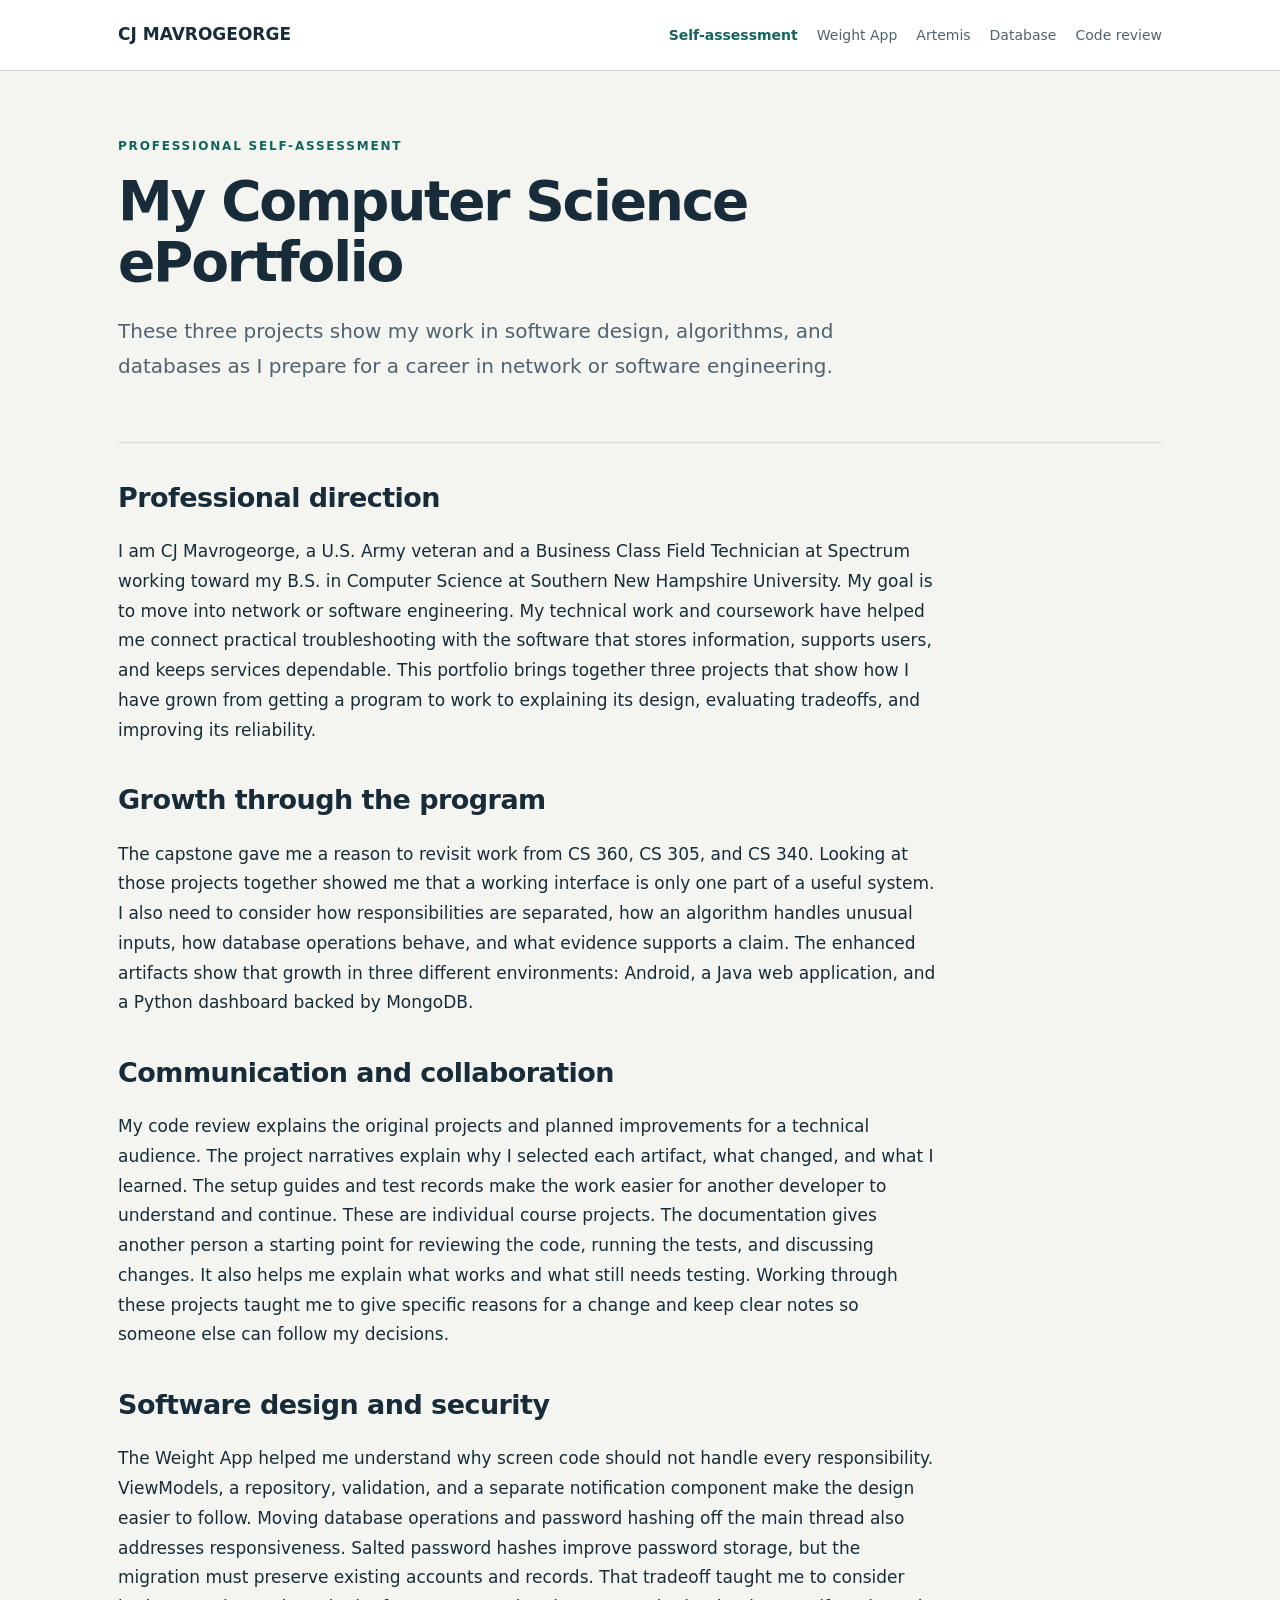
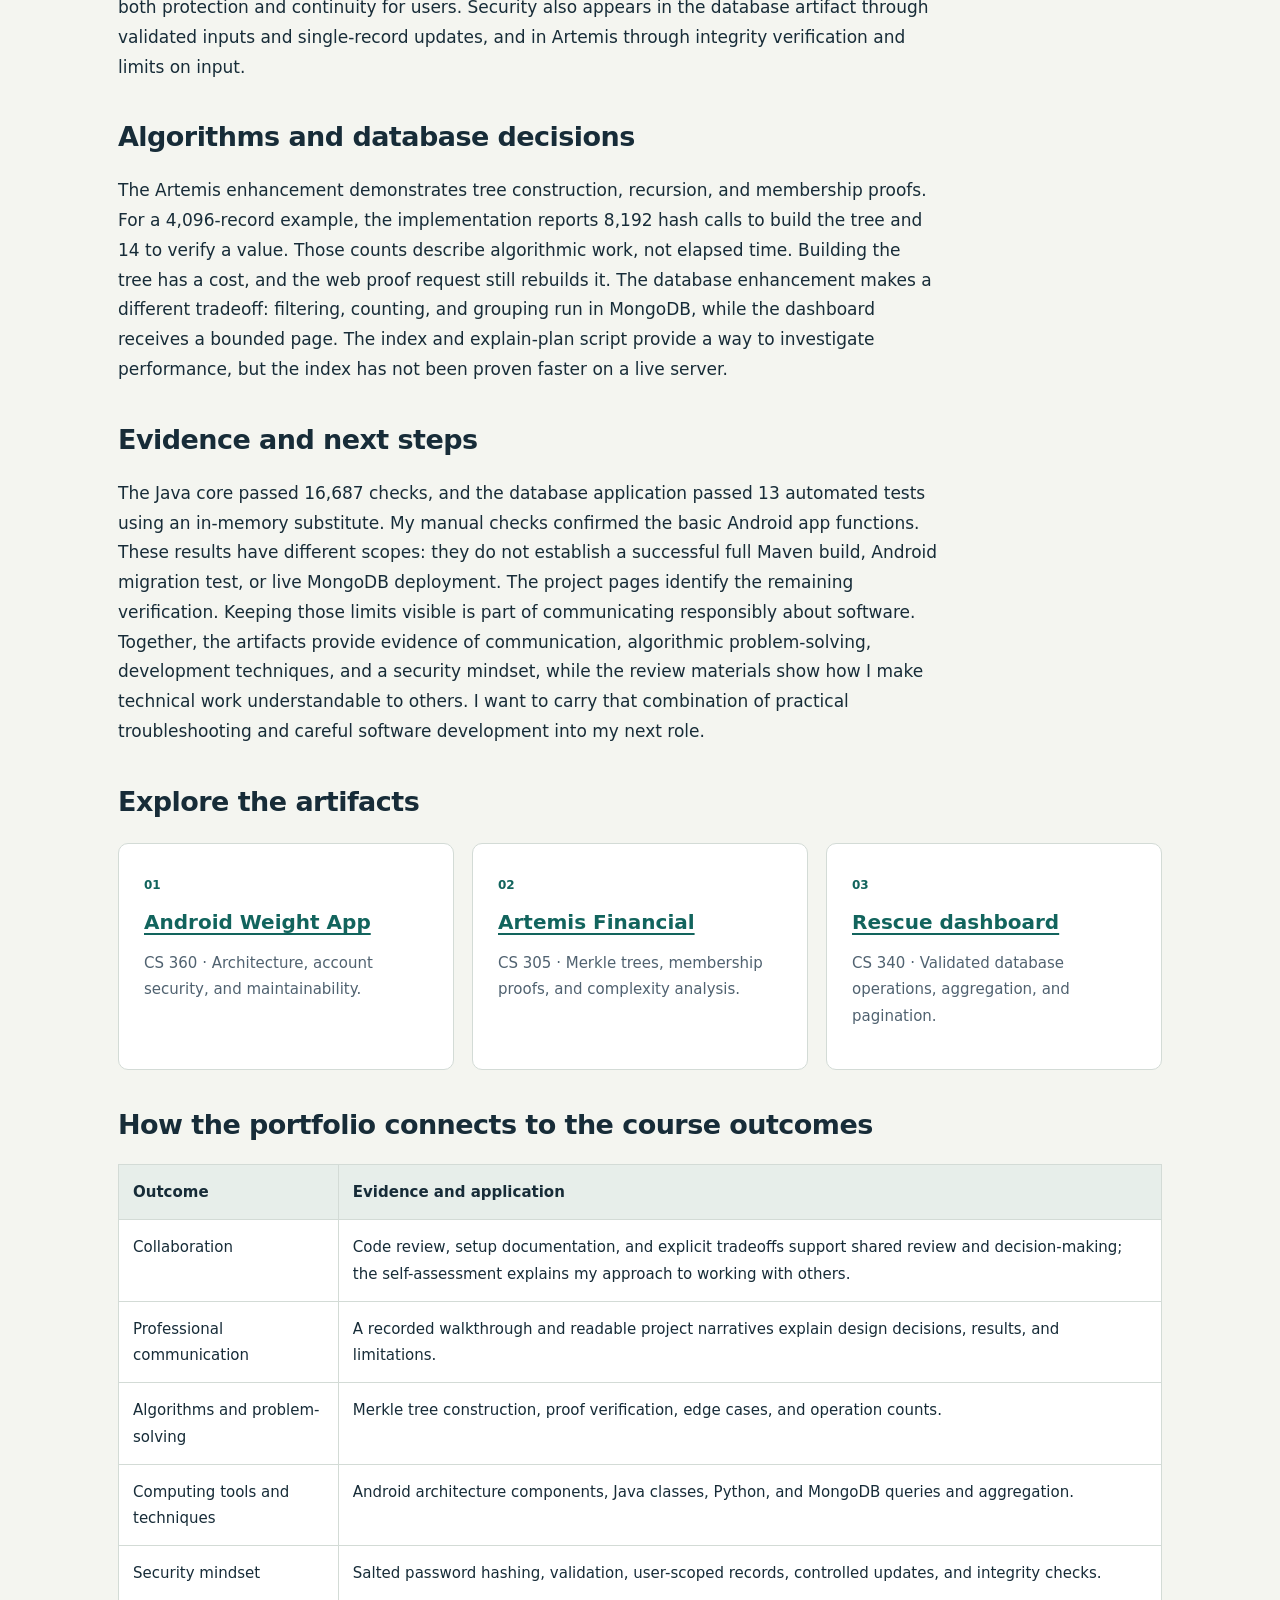
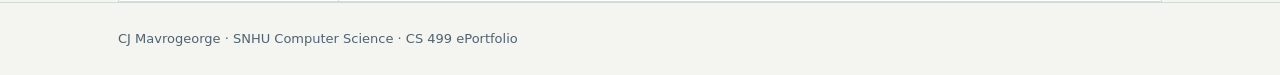
<file: index.html>
<!doctype html><html lang="en"><head><meta charset="utf-8"><meta name="viewport" content="width=device-width,initial-scale=1"><meta name="description" content="CJ Mavrogeorge’s CS 499 computer science portfolio: software design, algorithms, databases, and professional self-assessment."><title>Professional self-assessment | CJ Mavrogeorge</title><link rel="stylesheet" href="styles.css"></head><body><a class="skip" href="#main">Skip to content</a><header><div class="wrap"><a class="brand" href="index.html">CJ MAVROGEORGE</a><nav aria-label="Main navigation"><a href="index.html" aria-current="page">Self-assessment</a><a href="weight-app.html">Weight App</a><a href="artemis.html">Artemis</a><a href="database.html">Database</a><a href="code-review.html">Code review</a></nav></div></header><main id="main" class="wrap"><section class="hero"><div class="eyebrow">Professional self-assessment</div><h1>My Computer Science ePortfolio</h1><p class="lead">These three projects show my work in software design, algorithms, and databases as I prepare for a career in network or software engineering.</p></section><article class="prose"><h2>Professional direction</h2><p>I am CJ Mavrogeorge, a U.S. Army veteran and a Business Class Field Technician at Spectrum working toward my B.S. in Computer Science at Southern New Hampshire University. My goal is to move into network or software engineering. My technical work and coursework have helped me connect practical troubleshooting with the software that stores information, supports users, and keeps services dependable. This portfolio brings together three projects that show how I have grown from getting a program to work to explaining its design, evaluating tradeoffs, and improving its reliability.</p><h2>Growth through the program</h2><p>The capstone gave me a reason to revisit work from CS 360, CS 305, and CS 340. Looking at those projects together showed me that a working interface is only one part of a useful system. I also need to consider how responsibilities are separated, how an algorithm handles unusual inputs, how database operations behave, and what evidence supports a claim. The enhanced artifacts show that growth in three different environments: Android, a Java web application, and a Python dashboard backed by MongoDB.</p><h2>Communication and collaboration</h2><p>My code review explains the original projects and planned improvements for a technical audience. The project narratives explain why I selected each artifact, what changed, and what I learned. The setup guides and test records make the work easier for another developer to understand and continue. These are individual course projects. The documentation gives another person a starting point for reviewing the code, running the tests, and discussing changes. It also helps me explain what works and what still needs testing. Working through these projects taught me to give specific reasons for a change and keep clear notes so someone else can follow my decisions.</p><h2>Software design and security</h2><p>The Weight App helped me understand why screen code should not handle every responsibility. ViewModels, a repository, validation, and a separate notification component make the design easier to follow. Moving database operations and password hashing off the main thread also addresses responsiveness. Salted password hashes improve password storage, but the migration must preserve existing accounts and records. That tradeoff taught me to consider both protection and continuity for users. Security also appears in the database artifact through validated inputs and single-record updates, and in Artemis through integrity verification and limits on input.</p><h2>Algorithms and database decisions</h2><p>The Artemis enhancement demonstrates tree construction, recursion, and membership proofs. For a 4,096-record example, the implementation reports 8,192 hash calls to build the tree and 14 to verify a value. Those counts describe algorithmic work, not elapsed time. Building the tree has a cost, and the web proof request still rebuilds it. The database enhancement makes a different tradeoff: filtering, counting, and grouping run in MongoDB, while the dashboard receives a bounded page. The index and explain-plan script provide a way to investigate performance, but the index has not been proven faster on a live server.</p><h2>Evidence and next steps</h2><p>The Java core passed 16,687 checks, and the database application passed 13 automated tests using an in-memory substitute. My manual checks confirmed the basic Android app functions. These results have different scopes: they do not establish a successful full Maven build, Android migration test, or live MongoDB deployment. The project pages identify the remaining verification. Keeping those limits visible is part of communicating responsibly about software. Together, the artifacts provide evidence of communication, algorithmic problem-solving, development techniques, and a security mindset, while the review materials show how I make technical work understandable to others. I want to carry that combination of practical troubleshooting and careful software development into my next role.</p></article><h2>Explore the artifacts</h2><div class="cards"><article class="card"><span class="number">01</span><h3><a href="weight-app.html">Android Weight App</a></h3><p>CS 360 · Architecture, account security, and maintainability.</p></article><article class="card"><span class="number">02</span><h3><a href="artemis.html">Artemis Financial</a></h3><p>CS 305 · Merkle trees, membership proofs, and complexity analysis.</p></article><article class="card"><span class="number">03</span><h3><a href="database.html">Rescue dashboard</a></h3><p>CS 340 · Validated database operations, aggregation, and pagination.</p></article></div><h2>How the portfolio connects to the course outcomes</h2><div class="table-scroll"><table><thead><tr><th>Outcome</th><th>Evidence and application</th></tr></thead><tbody><tr><td>Collaboration</td><td>Code review, setup documentation, and explicit tradeoffs support shared review and decision-making; the self-assessment explains my approach to working with others.</td></tr><tr><td>Professional communication</td><td>A recorded walkthrough and readable project narratives explain design decisions, results, and limitations.</td></tr><tr><td>Algorithms and problem-solving</td><td>Merkle tree construction, proof verification, edge cases, and operation counts.</td></tr><tr><td>Computing tools and techniques</td><td>Android architecture components, Java classes, Python, and MongoDB queries and aggregation.</td></tr><tr><td>Security mindset</td><td>Salted password hashing, validation, user-scoped records, controlled updates, and integrity checks.</td></tr></tbody></table></div></main><footer><div class="wrap">CJ Mavrogeorge · SNHU Computer Science · CS 499 ePortfolio</div></footer></body></html>
</file>
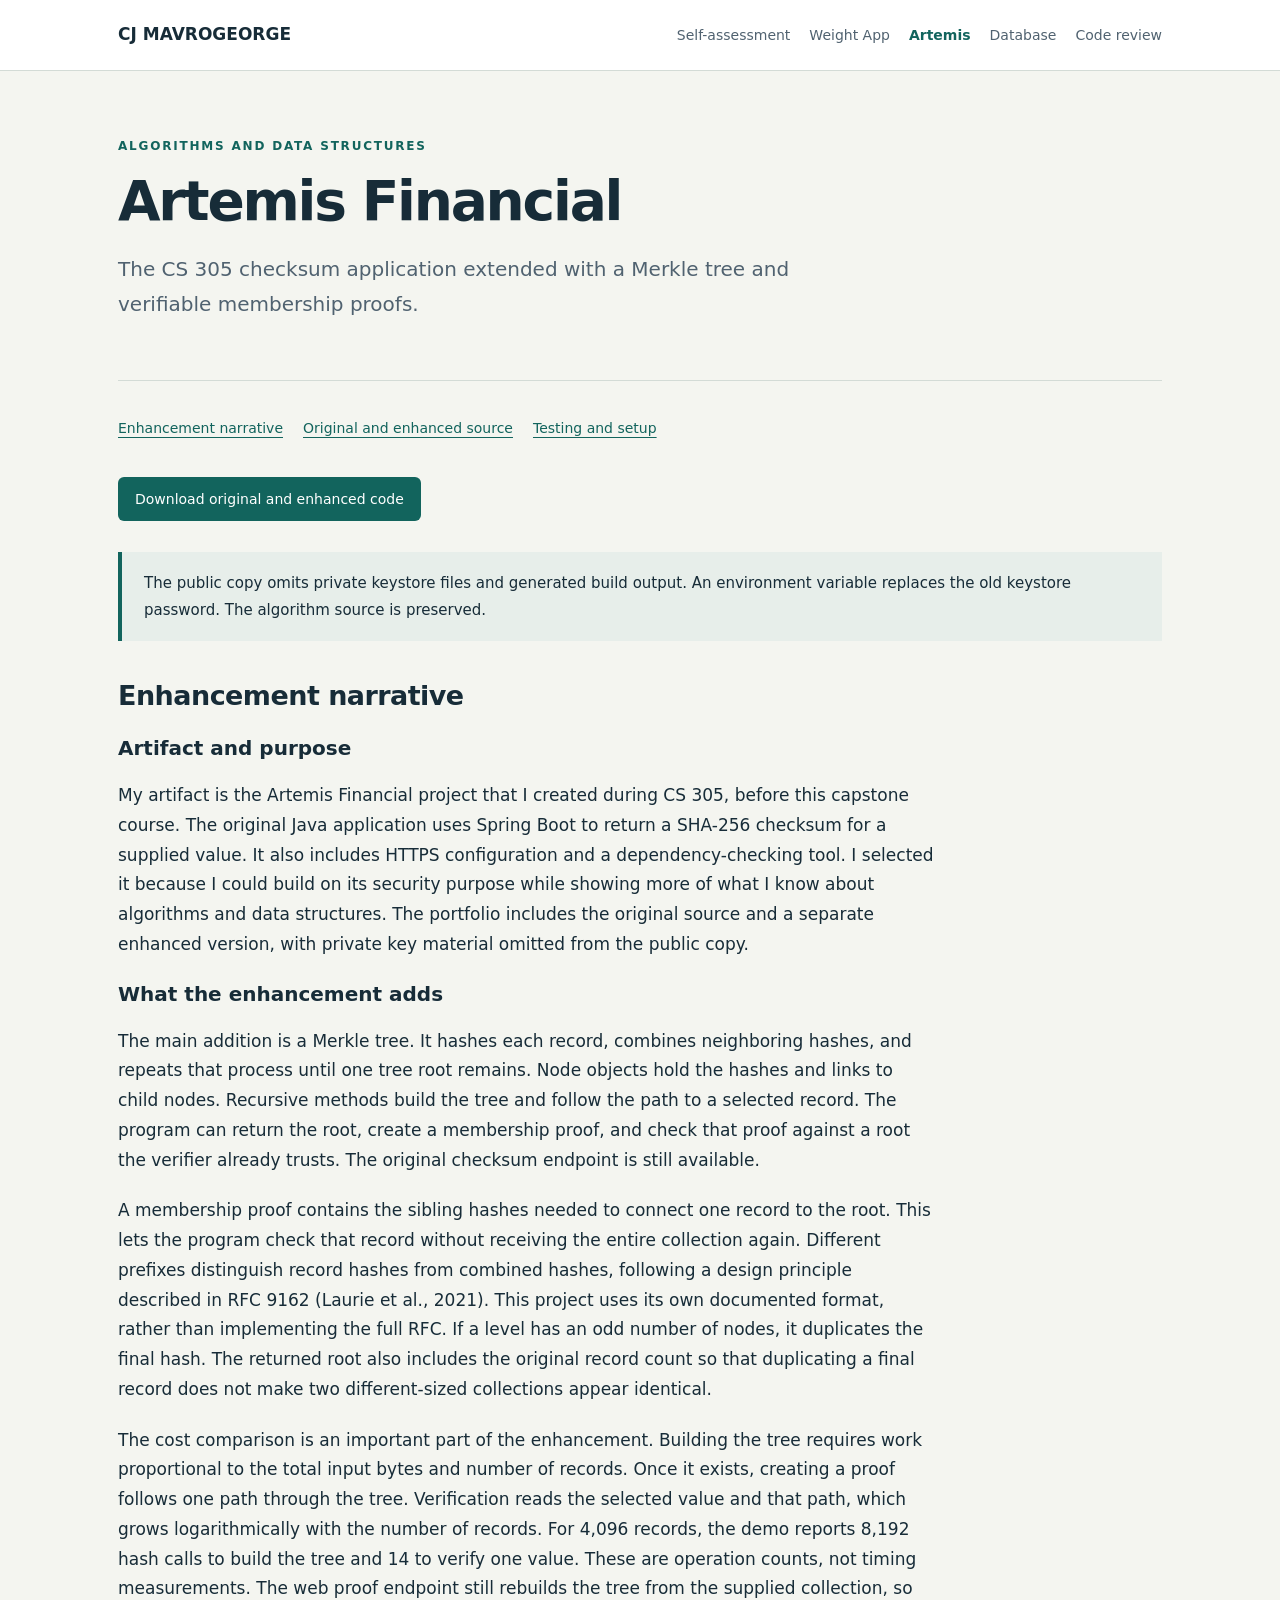
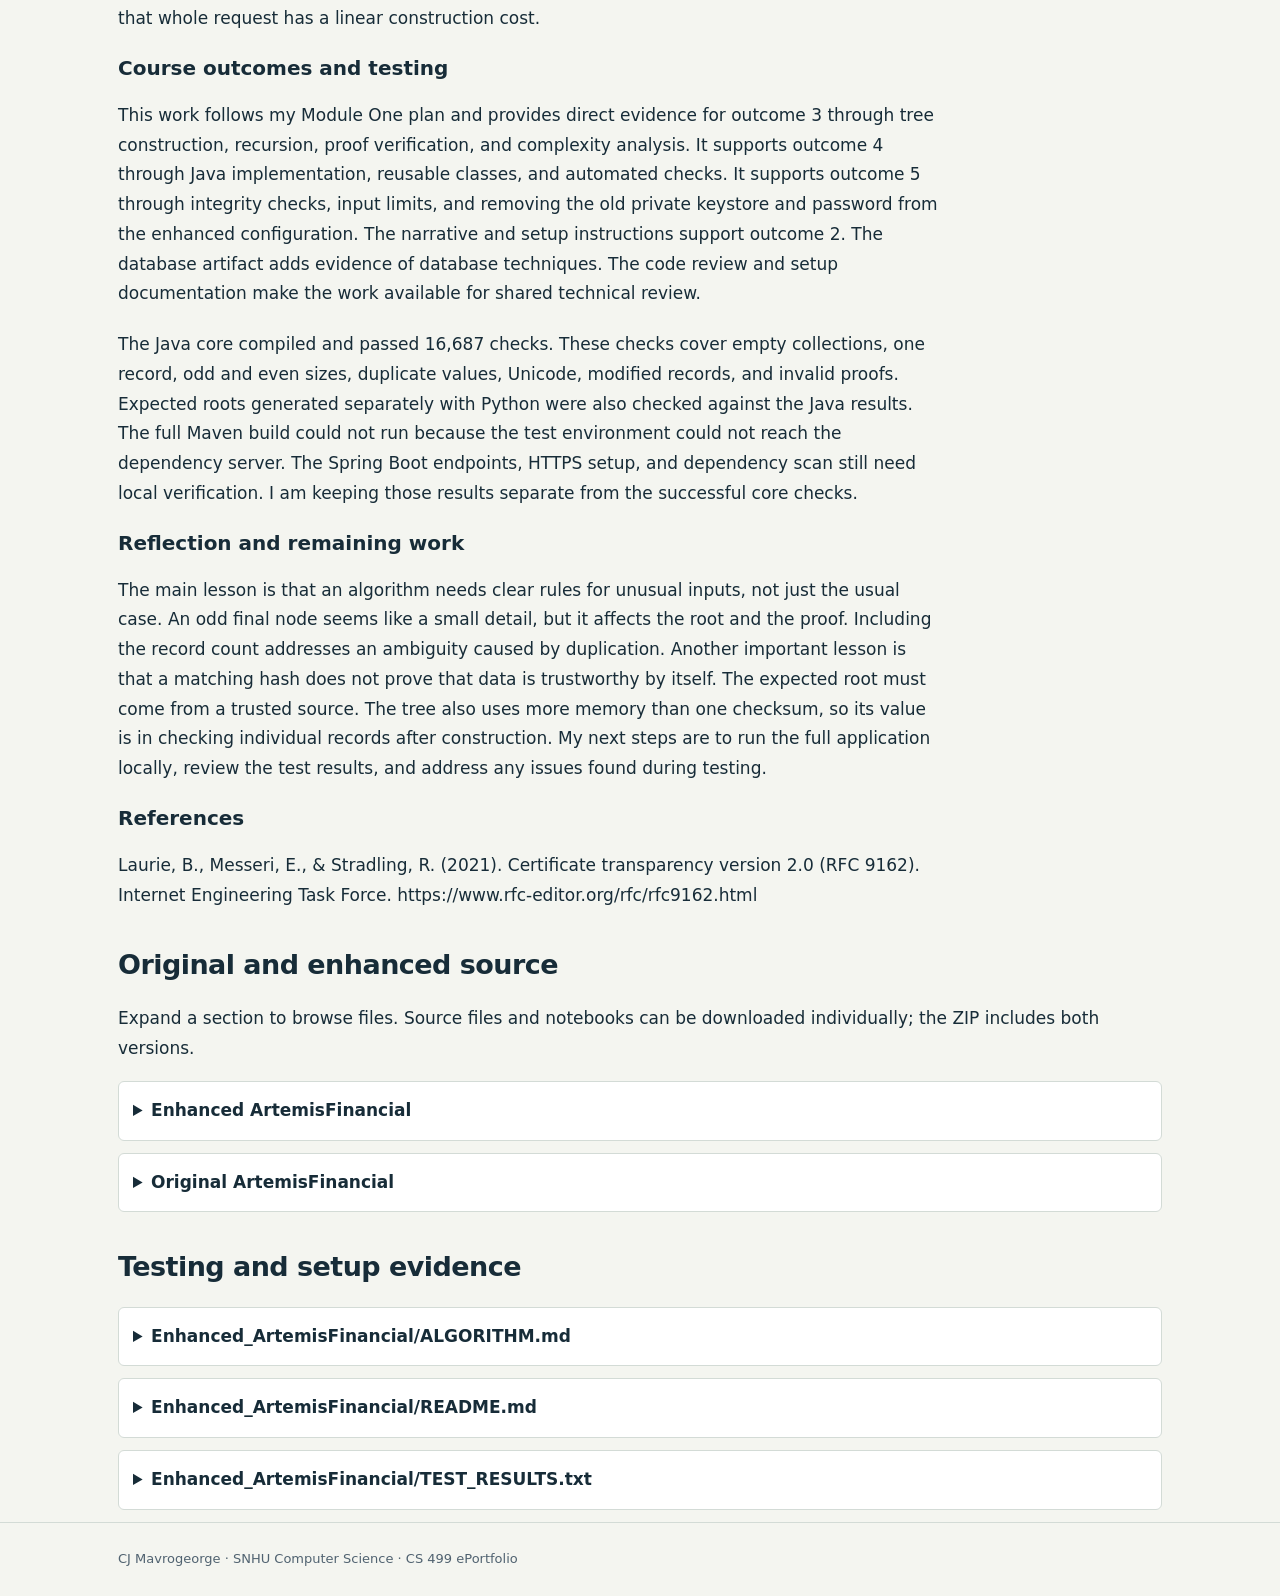
<file: artemis.html>
<!doctype html><html lang="en"><head><meta charset="utf-8"><meta name="viewport" content="width=device-width,initial-scale=1"><meta name="description" content="CJ Mavrogeorge’s CS 499 computer science portfolio: software design, algorithms, databases, and professional self-assessment."><title>Artemis Financial | CJ Mavrogeorge</title><link rel="stylesheet" href="styles.css"></head><body><a class="skip" href="#main">Skip to content</a><header><div class="wrap"><a class="brand" href="index.html">CJ MAVROGEORGE</a><nav aria-label="Main navigation"><a href="index.html">Self-assessment</a><a href="weight-app.html">Weight App</a><a href="artemis.html" aria-current="page">Artemis</a><a href="database.html">Database</a><a href="code-review.html">Code review</a></nav></div></header><main id="main" class="wrap"><section class="hero"><div class="eyebrow">Algorithms and data structures</div><h1>Artemis Financial</h1><p class="lead">The CS 305 checksum application extended with a Merkle tree and verifiable membership proofs.</p></section><div class="toc"><a href="#narrative">Enhancement narrative</a><a href="#source">Original and enhanced source</a><a href="#evidence">Testing and setup</a></div><a class="button" href="downloads/artemis.zip" download>Download original and enhanced code</a><aside class="note">The public copy omits private keystore files and generated build output. An environment variable replaces the old keystore password. The algorithm source is preserved.</aside><article id="narrative" class="prose"><h2>Enhancement narrative</h2><h3>Artifact and purpose</h3><p>My artifact is the Artemis Financial project that I created during CS 305, before this capstone course. The original Java application uses Spring Boot to return a SHA-256 checksum for a supplied value. It also includes HTTPS configuration and a dependency-checking tool. I selected it because I could build on its security purpose while showing more of what I know about algorithms and data structures. The portfolio includes the original source and a separate enhanced version, with private key material omitted from the public copy.</p><h3>What the enhancement adds</h3><p>The main addition is a Merkle tree. It hashes each record, combines neighboring hashes, and repeats that process until one tree root remains. Node objects hold the hashes and links to child nodes. Recursive methods build the tree and follow the path to a selected record. The program can return the root, create a membership proof, and check that proof against a root the verifier already trusts. The original checksum endpoint is still available.</p><p>A membership proof contains the sibling hashes needed to connect one record to the root. This lets the program check that record without receiving the entire collection again. Different prefixes distinguish record hashes from combined hashes, following a design principle described in RFC 9162 (Laurie et al., 2021). This project uses its own documented format, rather than implementing the full RFC. If a level has an odd number of nodes, it duplicates the final hash. The returned root also includes the original record count so that duplicating a final record does not make two different-sized collections appear identical.</p><p>The cost comparison is an important part of the enhancement. Building the tree requires work proportional to the total input bytes and number of records. Once it exists, creating a proof follows one path through the tree. Verification reads the selected value and that path, which grows logarithmically with the number of records. For 4,096 records, the demo reports 8,192 hash calls to build the tree and 14 to verify one value. These are operation counts, not timing measurements. The web proof endpoint still rebuilds the tree from the supplied collection, so that whole request has a linear construction cost.</p><h3>Course outcomes and testing</h3><p>This work follows my Module One plan and provides direct evidence for outcome 3 through tree construction, recursion, proof verification, and complexity analysis. It supports outcome 4 through Java implementation, reusable classes, and automated checks. It supports outcome 5 through integrity checks, input limits, and removing the old private keystore and password from the enhanced configuration. The narrative and setup instructions support outcome 2. The database artifact adds evidence of database techniques. The code review and setup documentation make the work available for shared technical review.</p><p>The Java core compiled and passed 16,687 checks. These checks cover empty collections, one record, odd and even sizes, duplicate values, Unicode, modified records, and invalid proofs. Expected roots generated separately with Python were also checked against the Java results. The full Maven build could not run because the test environment could not reach the dependency server. The Spring Boot endpoints, HTTPS setup, and dependency scan still need local verification. I am keeping those results separate from the successful core checks.</p><h3>Reflection and remaining work</h3><p>The main lesson is that an algorithm needs clear rules for unusual inputs, not just the usual case. An odd final node seems like a small detail, but it affects the root and the proof. Including the record count addresses an ambiguity caused by duplication. Another important lesson is that a matching hash does not prove that data is trustworthy by itself. The expected root must come from a trusted source. The tree also uses more memory than one checksum, so its value is in checking individual records after construction. My next steps are to run the full application locally, review the test results, and address any issues found during testing.</p><h3>References</h3><p>Laurie, B., Messeri, E., &amp; Stradling, R. (2021). Certificate transparency version 2.0 (RFC 9162). Internet Engineering Task Force. https://www.rfc-editor.org/rfc/rfc9162.html</p></article><section id="source"><h2>Original and enhanced source</h2><p>Expand a section to browse files. Source files and notebooks can be downloaded individually; the ZIP includes both versions.</p><details><summary>Enhanced ArtemisFinancial</summary><ul class="filelist"><li><a href="artifacts/CS499_Milestone_Three/Enhanced_ArtemisFinancial/.classpath">.classpath</a></li><li><a href="artifacts/CS499_Milestone_Three/Enhanced_ArtemisFinancial/.gitignore">.gitignore</a></li><li><a href="artifacts/CS499_Milestone_Three/Enhanced_ArtemisFinancial/.mvn/wrapper/MavenWrapperDownloader.java">.mvn/wrapper/MavenWrapperDownloader.java</a></li><li><a href="artifacts/CS499_Milestone_Three/Enhanced_ArtemisFinancial/.mvn/wrapper/maven-wrapper.jar">.mvn/wrapper/maven-wrapper.jar</a></li><li><a href="artifacts/CS499_Milestone_Three/Enhanced_ArtemisFinancial/.mvn/wrapper/maven-wrapper.properties">.mvn/wrapper/maven-wrapper.properties</a></li><li><a href="artifacts/CS499_Milestone_Three/Enhanced_ArtemisFinancial/.project">.project</a></li><li><a href="artifacts/CS499_Milestone_Three/Enhanced_ArtemisFinancial/ALGORITHM.md">ALGORITHM.md</a></li><li><a href="artifacts/CS499_Milestone_Three/Enhanced_ArtemisFinancial/README.md">README.md</a></li><li><a href="artifacts/CS499_Milestone_Three/Enhanced_ArtemisFinancial/TEST_RESULTS.txt">TEST_RESULTS.txt</a></li><li><a href="artifacts/CS499_Milestone_Three/Enhanced_ArtemisFinancial/evidence/core-check-output.txt">evidence/core-check-output.txt</a></li><li><a href="artifacts/CS499_Milestone_Three/Enhanced_ArtemisFinancial/mvnw">mvnw</a></li><li><a href="artifacts/CS499_Milestone_Three/Enhanced_ArtemisFinancial/mvnw.cmd">mvnw.cmd</a></li><li><a href="artifacts/CS499_Milestone_Three/Enhanced_ArtemisFinancial/pom.xml">pom.xml</a></li><li><a href="artifacts/CS499_Milestone_Three/Enhanced_ArtemisFinancial/scripts/run-core-checks.ps1">scripts/run-core-checks.ps1</a></li><li><a href="artifacts/CS499_Milestone_Three/Enhanced_ArtemisFinancial/scripts/run-core-checks.sh">scripts/run-core-checks.sh</a></li><li><a href="artifacts/CS499_Milestone_Three/Enhanced_ArtemisFinancial/src/main/java/com/snhu/controller/ApiErrors.java">src/main/java/com/snhu/controller/ApiErrors.java</a></li><li><a href="artifacts/CS499_Milestone_Three/Enhanced_ArtemisFinancial/src/main/java/com/snhu/controller/HashController.java">src/main/java/com/snhu/controller/HashController.java</a></li><li><a href="artifacts/CS499_Milestone_Three/Enhanced_ArtemisFinancial/src/main/java/com/snhu/controller/MerkleController.java">src/main/java/com/snhu/controller/MerkleController.java</a></li><li><a href="artifacts/CS499_Milestone_Three/Enhanced_ArtemisFinancial/src/main/java/com/snhu/merkle/MerkleDemo.java">src/main/java/com/snhu/merkle/MerkleDemo.java</a></li><li><a href="artifacts/CS499_Milestone_Three/Enhanced_ArtemisFinancial/src/main/java/com/snhu/merkle/MerkleTree.java">src/main/java/com/snhu/merkle/MerkleTree.java</a></li><li><a href="artifacts/CS499_Milestone_Three/Enhanced_ArtemisFinancial/src/main/java/com/snhu/sslserver/SslServerApplication.java">src/main/java/com/snhu/sslserver/SslServerApplication.java</a></li><li><a href="artifacts/CS499_Milestone_Three/Enhanced_ArtemisFinancial/src/main/resources/application-tls.properties">src/main/resources/application-tls.properties</a></li><li><a href="artifacts/CS499_Milestone_Three/Enhanced_ArtemisFinancial/src/main/resources/application.properties">src/main/resources/application.properties</a></li><li><a href="artifacts/CS499_Milestone_Three/Enhanced_ArtemisFinancial/src/test/java/com/snhu/merkle/MerkleCoreChecks.java">src/test/java/com/snhu/merkle/MerkleCoreChecks.java</a></li><li><a href="artifacts/CS499_Milestone_Three/Enhanced_ArtemisFinancial/src/test/java/com/snhu/merkle/MerkleTreeTest.java">src/test/java/com/snhu/merkle/MerkleTreeTest.java</a></li><li><a href="artifacts/CS499_Milestone_Three/Enhanced_ArtemisFinancial/src/test/java/com/snhu/sslserver/MerkleApiTest.java">src/test/java/com/snhu/sslserver/MerkleApiTest.java</a></li><li><a href="artifacts/CS499_Milestone_Three/Enhanced_ArtemisFinancial/src/test/java/com/snhu/sslserver/SslServerApplicationTests.java">src/test/java/com/snhu/sslserver/SslServerApplicationTests.java</a></li></ul></details><details><summary>Original ArtemisFinancial</summary><ul class="filelist"><li><a href="artifacts/CS499_Milestone_Three/Original_ArtemisFinancial/.classpath">.classpath</a></li><li><a href="artifacts/CS499_Milestone_Three/Original_ArtemisFinancial/.gitignore">.gitignore</a></li><li><a href="artifacts/CS499_Milestone_Three/Original_ArtemisFinancial/.mvn/wrapper/MavenWrapperDownloader.java">.mvn/wrapper/MavenWrapperDownloader.java</a></li><li><a href="artifacts/CS499_Milestone_Three/Original_ArtemisFinancial/.mvn/wrapper/maven-wrapper.jar">.mvn/wrapper/maven-wrapper.jar</a></li><li><a href="artifacts/CS499_Milestone_Three/Original_ArtemisFinancial/.mvn/wrapper/maven-wrapper.properties">.mvn/wrapper/maven-wrapper.properties</a></li><li><a href="artifacts/CS499_Milestone_Three/Original_ArtemisFinancial/.project">.project</a></li><li><a href="artifacts/CS499_Milestone_Three/Original_ArtemisFinancial/HELP.md">HELP.md</a></li><li><a href="artifacts/CS499_Milestone_Three/Original_ArtemisFinancial/README-CS305-ProjectTwo.md">README-CS305-ProjectTwo.md</a></li><li><a href="artifacts/CS499_Milestone_Three/Original_ArtemisFinancial/mvnw">mvnw</a></li><li><a href="artifacts/CS499_Milestone_Three/Original_ArtemisFinancial/mvnw.cmd">mvnw.cmd</a></li><li><a href="artifacts/CS499_Milestone_Three/Original_ArtemisFinancial/pom.xml">pom.xml</a></li><li><a href="artifacts/CS499_Milestone_Three/Original_ArtemisFinancial/scripts/keytool-commands.txt">scripts/keytool-commands.txt</a></li><li><a href="artifacts/CS499_Milestone_Three/Original_ArtemisFinancial/server.cer">server.cer</a></li><li><a href="artifacts/CS499_Milestone_Three/Original_ArtemisFinancial/src/main/java/com/snhu/controller/HashController.java">src/main/java/com/snhu/controller/HashController.java</a></li><li><a href="artifacts/CS499_Milestone_Three/Original_ArtemisFinancial/src/main/java/com/snhu/sslserver/SslServerApplication.java">src/main/java/com/snhu/sslserver/SslServerApplication.java</a></li><li><a href="artifacts/CS499_Milestone_Three/Original_ArtemisFinancial/src/main/resources/application.properties">src/main/resources/application.properties</a></li><li><a href="artifacts/CS499_Milestone_Three/Original_ArtemisFinancial/src/test/java/com/snhu/sslserver/SslServerApplicationTests.java">src/test/java/com/snhu/sslserver/SslServerApplicationTests.java</a></li><li><a href="artifacts/CS499_Milestone_Three/Original_ArtemisFinancial/suppressions.xml">suppressions.xml</a></li></ul></details></section><section id="evidence"><h2>Testing and setup evidence</h2><details><summary>Enhanced_ArtemisFinancial/ALGORITHM.md</summary><pre># Algorithm and complexity

## Deterministic rules

This is a custom classroom SHA-256 Merkle scheme, not a Certificate Transparency protocol implementation. It uses different prefixes for leaves and internal nodes, a practice described in RFC 9162 section 2.1.1. The odd-node rule and count commitment below are specific to this project.

- Values are ordered, exact UTF-8 strings. No trimming or Unicode normalization changes the records.
- Leaf: SHA256(0x00 || UTF8(value)).
- Internal node: SHA256(0x01 || leftHash || rightHash), joining raw 32-byte hashes.
- At every odd-width level, duplicate the final hash to create its parent. Node references are shared rather than copying the subtree.
- Returned root: SHA256(0x02 || countAsFourBigEndianBytes || internalTreeRoot).
- Empty collection: SHA256(0x02 || four zero bytes), with no internal hash and no valid membership proof.
- A one-value collection has one leaf, a root commitment, and an empty sibling list.

The count commitment matters: without it, duplicating a final value can make `[A,B,C]` and `[A,B,C,C]` share the same tree hash. Including the count distinguishes the collections. Hash domain prefixes distinguish records from combined child hashes. Proof verification checks both metadata and hashes.

## Construction and proof algorithms

1. Validate limits and hash each record into an immutable leaf node.
2. `buildLevel` pairs neighboring nodes, creates parents, and recursively calls itself on the smaller parent list until one node remains.
3. Each node stores its hash, two children, and the original leaf-index range. `collect` follows the target index through one child at each level and adds the sibling hash as recursion returns.
4. `verify` hashes the supplied record, derives left/right position from index parity, and combines sibling hashes until it reaches the internal root. At an odd duplicated position it also checks that the sibling equals the current hash.
5. Verification requires exactly the expected path length, valid index/count, and 32-byte hexadecimal hashes. It wraps the result with the count commitment and compares it to the separately supplied trusted root.

## Cost model

Let n be the number of records, B their total UTF-8 byte length, and L the selected record&#x27;s byte length. SHA-256 must read all bytes, so variable-length inputs must be included in the analysis.

| Operation | Time | Additional/storage cost |
| --- | --- | --- |
| Build complete tree | O(B + n) | O(n) nodes/hashes plus transient per-value encoding |
| Read cached root | O(1) | O(1) |
| Produce proof from cached tree | O(log n) for n &gt; 1 | O(log n) sibling hashes and recursion |
| Verify one value | O(L + log n) | O(1) working hash state beyond the supplied O(log n) proof |
| API request that builds and returns proof | O(B + n) | O(n), including the rebuilt tree |
| Rebuild after a changed record | O(B + n) | O(n); incremental updates are not implemented |

Construction recursion depth is O(log n). Validation and leaf encoding add work proportional to input bytes. Stored hashes are fixed at 32 bytes. The input strings are supplied by the caller and are not retained by the tree.

For n=2^k: n leaf hashes + (n-1) internal hashes + one count commitment = 2n build hashes. A valid proof contains k siblings and uses k+2 hashes (leaf + siblings + commitment). The demo records exact hash-operation counts, not wall-clock speed. SHA-256 calls on records of different byte lengths are not equal-cost timing measurements.

The tree uses more memory than a single checksum but permits verification of one record without sending the full collection after a root and proof exist. It preserves ordering; this is not a sorted tree, a signature, or encryption. A trusted root is essential because an attacker able to replace both data and the trusted root can create a self-consistent replacement tree.

## Sources

Laurie, B., Messeri, E., &amp; Stradling, R. (2021). Certificate Transparency Version 2.0 (RFC 9162), section 2.1.1. https://www.rfc-editor.org/rfc/rfc9162.html

Oracle. (n.d.). MessageDigest. https://docs.oracle.com/javase/8/docs/api/java/security/MessageDigest.html

Spring. (2026, June 25). Spring Boot 3.5.16 available now. https://spring.io/blog/2026/06/25/spring-boot-3-5-16-available-now/

OWASP Dependency-Check. (n.d.). dependency-check:check. https://dependency-check.github.io/DependencyCheck/dependency-check-maven/check-mojo.html
</pre></details><details><summary>Enhanced_ArtemisFinancial/README.md</summary><pre># Artemis Financial Merkle Tree Enhancement

This CS 499 Milestone Three version extends the CS 305 SHA-256 checksum project with ordered record verification. The original `/hash?data=...` endpoint remains. MerkleTree is plain Java; the web controllers call it without duplicating its algorithm.

## Open it on Windows

1. Extract the submission ZIP into a new folder, for example `G:\CS499\MilestoneThree`.
2. Open IntelliJ IDEA, choose **Open**, and select this `Enhanced_ArtemisFinancial` folder containing `pom.xml`. In VS Code, choose **File &gt; Open Folder** and select the same folder.
3. Use **JDK 17 or newer**. Run `java -version` in the terminal to check. Set the IDE&#x27;s project JDK and Maven runner JDK to the same installation. An Android Studio bundled JDK can also run the core script if its `bin` folder is on PATH.
4. Open the terminal in this folder. Run the core test and demo without downloading Maven dependencies:

```powershell
powershell -ExecutionPolicy Bypass -File .\scripts\run-core-checks.ps1
```

The policy option applies only to this script process. It does not change the machine&#x27;s permanent policy. Expected: `PASS: 16687 core checks`, then `Original value verifies: true` and `Changed value verifies: false`.

## Run the complete project

With an internet connection for Maven dependencies:

```powershell
.\mvnw.cmd test
.\mvnw.cmd spring-boot:run
```

First use downloads Maven and dependencies. The app binds to **127.0.0.1:8080**, local computer only. This HTTP mode is for the classroom demo. Press Ctrl+C to stop it.

Open `http://127.0.0.1:8080/hash?data=abc` to see the existing checksum feature. Open a second PowerShell terminal and run:

```powershell
$body = @{ values = @(&#x27;Invoice A:100&#x27;,&#x27;Invoice B:200&#x27;,&#x27;Invoice C:300&#x27;); leafIndex = 1 } | ConvertTo-Json
$result = Invoke-RestMethod http://127.0.0.1:8080/merkle/proof -Method Post -ContentType &#x27;application/json&#x27; -Body $body
$result | ConvertTo-Json -Depth 6
$trustedRoot = $result.root
$check = @{ value = &#x27;Invoice B:200&#x27;; proof = $result.proof; expectedRoot = $trustedRoot }
Invoke-RestMethod http://127.0.0.1:8080/merkle/verify -Method Post -ContentType &#x27;application/json&#x27; -Body ($check | ConvertTo-Json -Depth 6)
$check.value = &#x27;Invoice B:999&#x27;
Invoke-RestMethod http://127.0.0.1:8080/merkle/verify -Method Post -ContentType &#x27;application/json&#x27; -Body ($check | ConvertTo-Json -Depth 6)
```

The first verification should return `valid: true`, the changed record `valid: false`. Saving the root from this locally built sample demonstrates the flow. In a real system the verifier must obtain an authentic root independently of an untrusted proof provider.

## Files to review

- `src/main/java/com/snhu/merkle/MerkleTree.java`: nodes, recursive construction/traversal, proof verification, validation.
- `src/main/java/com/snhu/merkle/MerkleDemo.java`: sample records and operation counts.
- `src/main/java/com/snhu/controller/MerkleController.java`: root/proof/verify endpoints.
- `src/test/java/com/snhu/merkle/MerkleCoreChecks.java`: executable algorithm regression checks.
- `src/test/java/com/snhu/sslserver/MerkleApiTest.java`: HTTP-level checks to run through Maven.
- `ALGORITHM.md`: rules, complexity, tradeoffs, and references.
- `TEST_RESULTS.txt`: test results and remaining checks.

## API

`POST /merkle/root`: `{&quot;values&quot;:[&quot;A&quot;,&quot;B&quot;,&quot;C&quot;]}` returns root, leafCount, and buildHashCount.

`POST /merkle/proof`: `{&quot;values&quot;:[&quot;A&quot;,&quot;B&quot;,&quot;C&quot;],&quot;leafIndex&quot;:1}` returns root and proof. Indexes start at zero. A proof has leafIndex, leafCount, and sibling hashes in leaf-to-root order.

`POST /merkle/verify`: `{&quot;value&quot;:&quot;B&quot;,&quot;expectedRoot&quot;:&quot;64 hexadecimal characters&quot;,&quot;proof&quot;:{&quot;leafIndex&quot;:1,&quot;leafCount&quot;:3,&quot;siblings&quot;:[&quot;...&quot;,&quot;...&quot;]}}` returns a validity Boolean. Missing required fields/malformed JSON yields HTTP 400; a well-formed but invalid proof yields false.

The API is stateless. The proof endpoint rebuilds from supplied values each time (linear total work); only `proof(index)` on an already built tree and verification are logarithmic. No database, user authentication, or durable tree storage is provided.

## HTTPS configuration

The enhanced copy removes the old private keystores and hard-coded password. Private keystores are also omitted from the public original copy. Generate a new development keystore outside the project using your JDK:

```powershell
keytool -genkeypair -alias artemis -keyalg RSA -keysize 3072 -storetype PKCS12 -keystore &quot;$env:USERPROFILE\artemis-dev.p12&quot; -validity 365 -dname &quot;CN=localhost&quot; -ext &quot;SAN=dns:localhost,ip:127.0.0.1&quot;
$env:ARTEMIS_KEYSTORE = &quot;file:&quot; + ($env:USERPROFILE -replace &#x27;\\&#x27;,&#x27;/&#x27;) + &#x27;/artemis-dev.p12&#x27;
$secret = Read-Host &#x27;Keystore password&#x27; -AsSecureString
$env:ARTEMIS_KEYSTORE_PASSWORD = [System.Net.NetworkCredential]::new(&#x27;&#x27;, $secret).Password
.\mvnw.cmd spring-boot:run &#x27;-Dspring-boot.run.profiles=tls&#x27;
```

Use `https://localhost:8443/hash?data=abc`. A self-signed development certificate is not automatically trusted by your browser. HTTPS startup and certificate trust still need local verification. Remove the temporary password variable after stopping: `Remove-Item Env:ARTEMIS_KEYSTORE_PASSWORD`. Do not commit the keystore or password.

## Dependency audit and limits

```powershell
.\mvnw.cmd -Psecurity-audit verify
```

The explicit audit profile uses Dependency-Check 13.0.0 with a CVSS threshold of 7. An optional NVD API key is read from `NVD_API_KEY`, not stored in the POM. The scan needs internet access and may take time; it has not been run here. The baseline&#x27;s old suppression file is not carried forward.

Spring Boot is pinned to 3.5.16 as an intermediate update from the old 2.2.4 baseline. Its open-source support has ended; this is a local coursework build, not a production deployment. Moving to a supported 4.x generation and rerunning compatibility/security tests remains release work. No claim of vulnerability-free dependencies is made.

Input limits: at most 4096 leaves, 4096 UTF-8 bytes per value, 1 MiB total record data. Empty strings are allowed, nulls and malformed Unicode are rejected. Bounds apply after JSON deserialization; an exposed service would also need transport body-size limits, authentication, and rate limiting. Hashes prove consistency with a trusted root, not identity, authorization, truth of a record, or confidentiality. Repeated equal values can have proofs at multiple valid positions.
</pre></details><details><summary>Enhanced_ArtemisFinancial/TEST_RESULTS.txt</summary><pre>CS 499 Milestone Three verification — September 27, 2026

EXECUTED AND PASSED
- Java 17.0.20 compiled MerkleTree, MerkleDemo, and MerkleCoreChecks.
- Core suite: 16,687 assertions/checks passed. These are checks within an executable regression suite, not 16,687 separate JUnit methods.
- Independent expected root vectors generated with Python hashlib for empty, single, odd, even, and Unicode collections matched Java output.
- Every leaf of sizes 1 through 128 verified; modified records failed.
- Malformed, truncated, extended, and tampered proofs were rejected.
- Duplicate-value, count-ambiguity, byte-limit, malformed-Unicode, and 4096-leaf cases passed.
- Demo verified the original sample and rejected its changed value.
- Operation counts are in evidence/core-check-output.txt.

NOT EXECUTED TO COMPLETION
- Maven wrapper attempted dependency download; repo.maven.apache.org failed with UnknownHostException in the test environment.
- Full Spring Boot compilation, JUnit adapter, application context, and MockMvc HTTP tests are therefore not verified here.
- Local HTTPS startup, certificate trust, and Dependency-Check vulnerability scan have not been run.
- No user-side run of this new enhancement has been confirmed yet.

NEXT LOCAL CHECKS
Run scripts/run-core-checks.ps1, then .\mvnw.cmd test and .\mvnw.cmd spring-boot:run.
Follow README.md to verify true/false API responses and HTTPS configuration.
Run .\mvnw.cmd -Psecurity-audit verify before describing dependency security results.
</pre></details></section></main><footer><div class="wrap">CJ Mavrogeorge · SNHU Computer Science · CS 499 ePortfolio</div></footer></body></html>
</file>
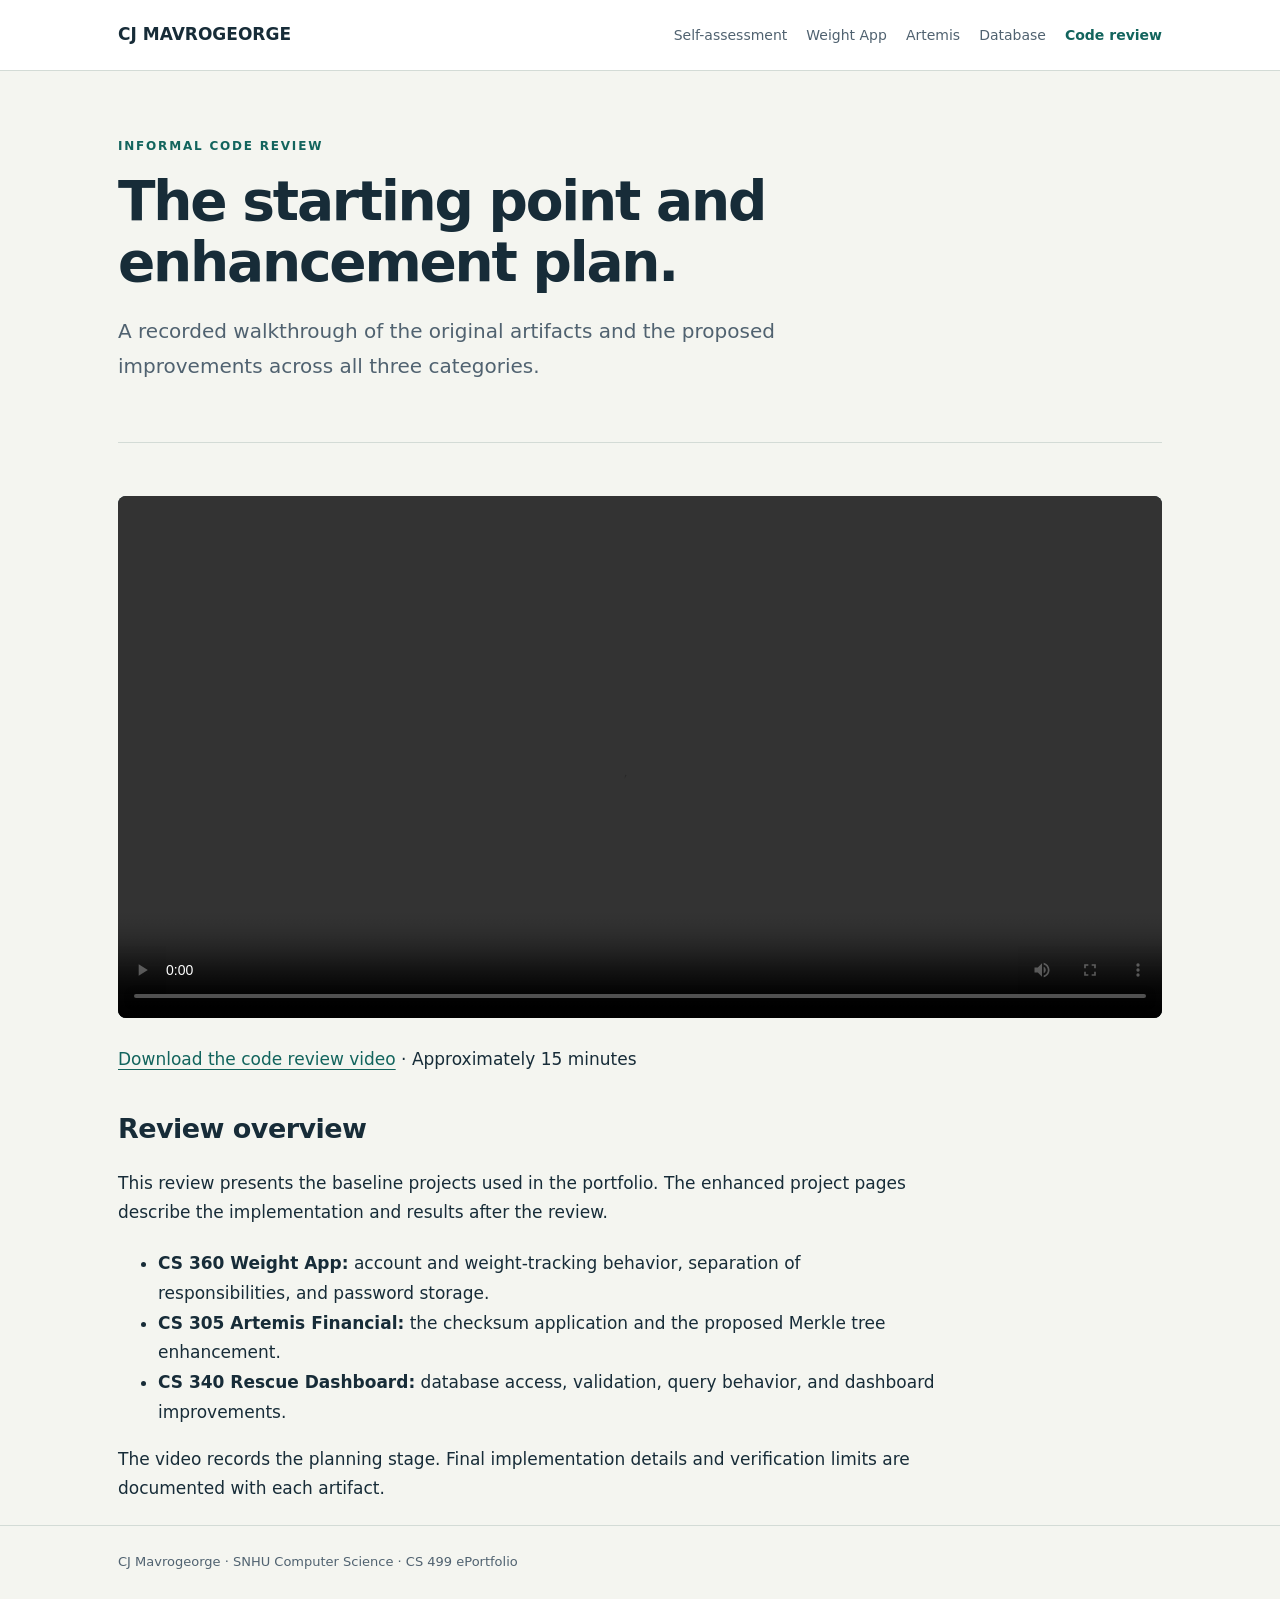
<file: code-review.html>
<!doctype html><html lang="en"><head><meta charset="utf-8"><meta name="viewport" content="width=device-width,initial-scale=1"><meta name="description" content="CJ Mavrogeorge’s CS 499 computer science portfolio: software design, algorithms, databases, and professional self-assessment."><title>Code review | CJ Mavrogeorge</title><link rel="stylesheet" href="styles.css"></head><body><a class="skip" href="#main">Skip to content</a><header><div class="wrap"><a class="brand" href="index.html">CJ MAVROGEORGE</a><nav aria-label="Main navigation"><a href="index.html">Self-assessment</a><a href="weight-app.html">Weight App</a><a href="artemis.html">Artemis</a><a href="database.html">Database</a><a href="code-review.html" aria-current="page">Code review</a></nav></div></header><main id="main" class="wrap"><section class="hero"><div class="eyebrow">Informal code review</div><h1>The starting point and enhancement plan.</h1><p class="lead">A recorded walkthrough of the original artifacts and the proposed improvements across all three categories.</p></section><video controls preload="metadata" aria-label="CS 499 code review video"><source src="media/code-review.mp4" type="video/mp4">Your browser does not support embedded video. <a href="media/code-review.mp4">Download the code review.</a></video><p><a href="media/code-review.mp4" download>Download the code review video</a> · Approximately 15 minutes</p><article class="prose"><h2>Review overview</h2><p>This review presents the baseline projects used in the portfolio. The enhanced project pages describe the implementation and results after the review.</p><ul><li><strong>CS 360 Weight App:</strong> account and weight-tracking behavior, separation of responsibilities, and password storage.</li><li><strong>CS 305 Artemis Financial:</strong> the checksum application and the proposed Merkle tree enhancement.</li><li><strong>CS 340 Rescue Dashboard:</strong> database access, validation, query behavior, and dashboard improvements.</li></ul><p>The video records the planning stage. Final implementation details and verification limits are documented with each artifact.</p></article></main><footer><div class="wrap">CJ Mavrogeorge · SNHU Computer Science · CS 499 ePortfolio</div></footer></body></html>
</file>
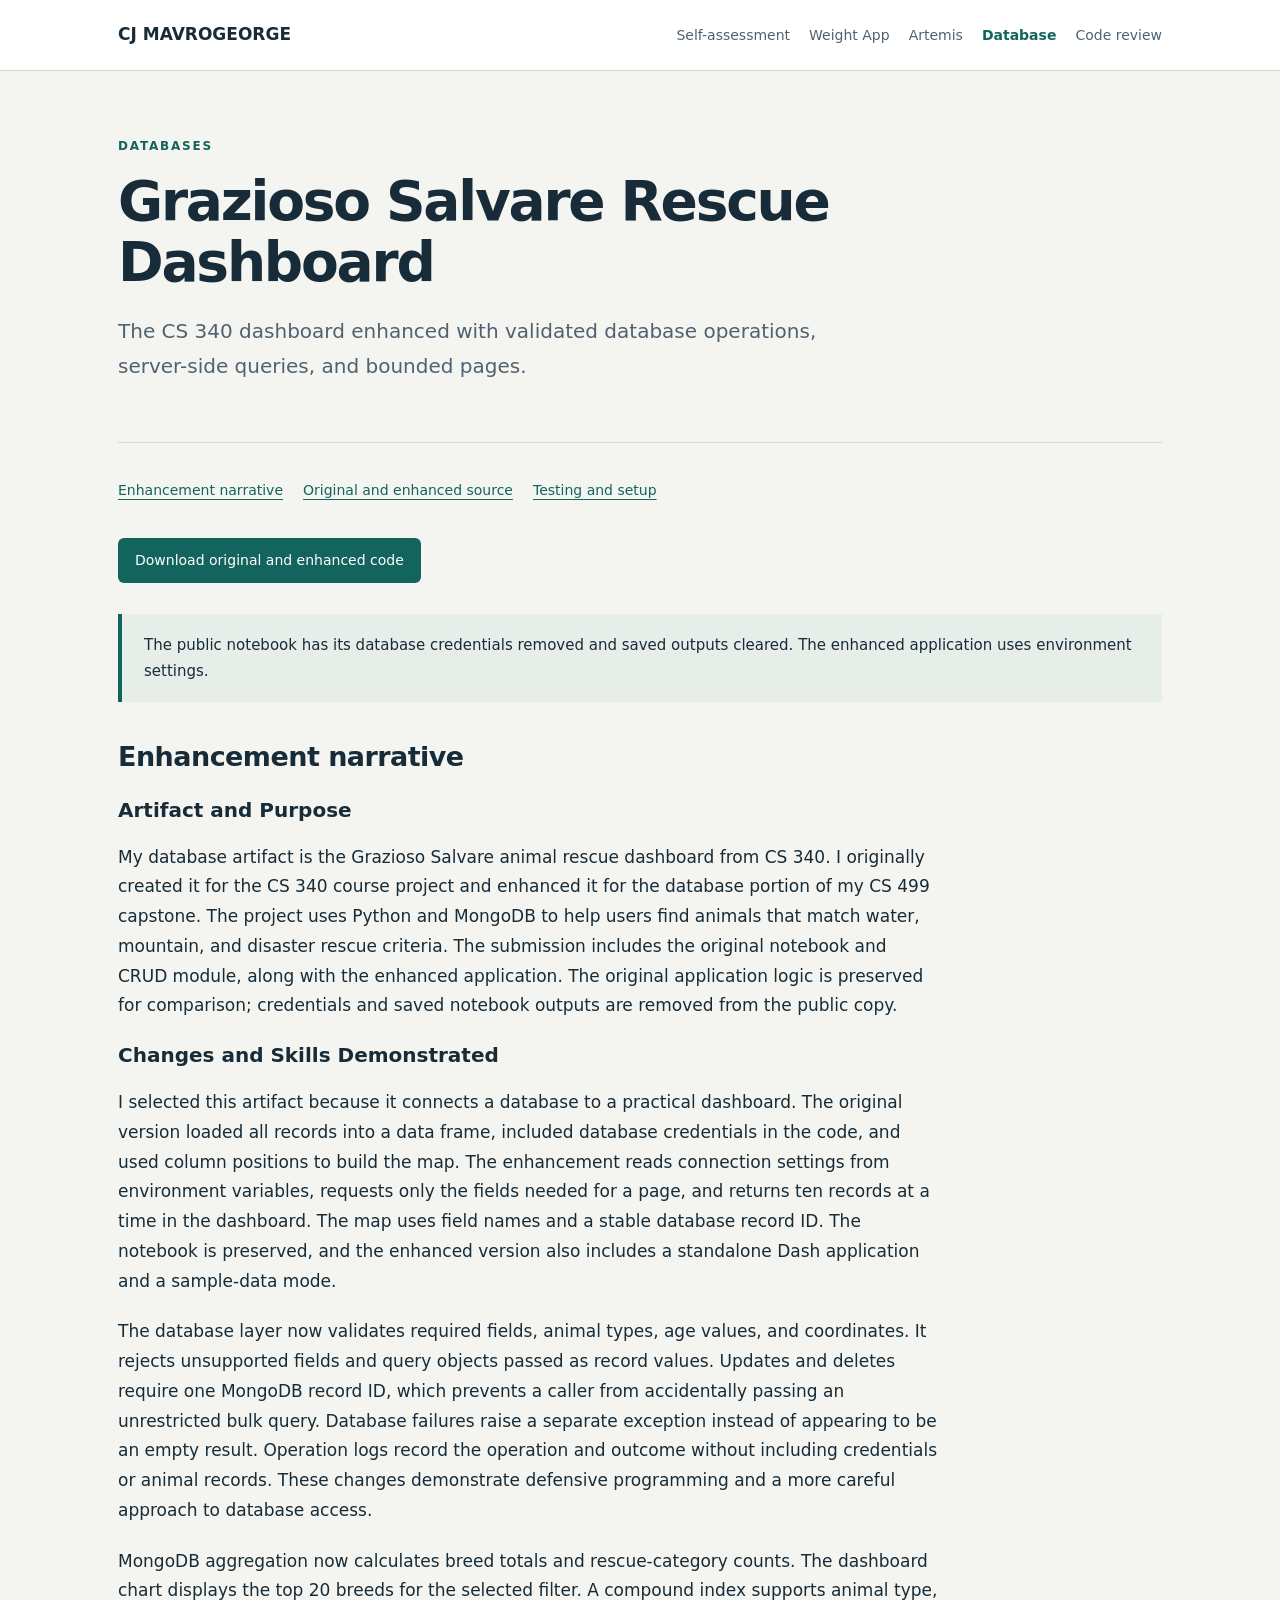
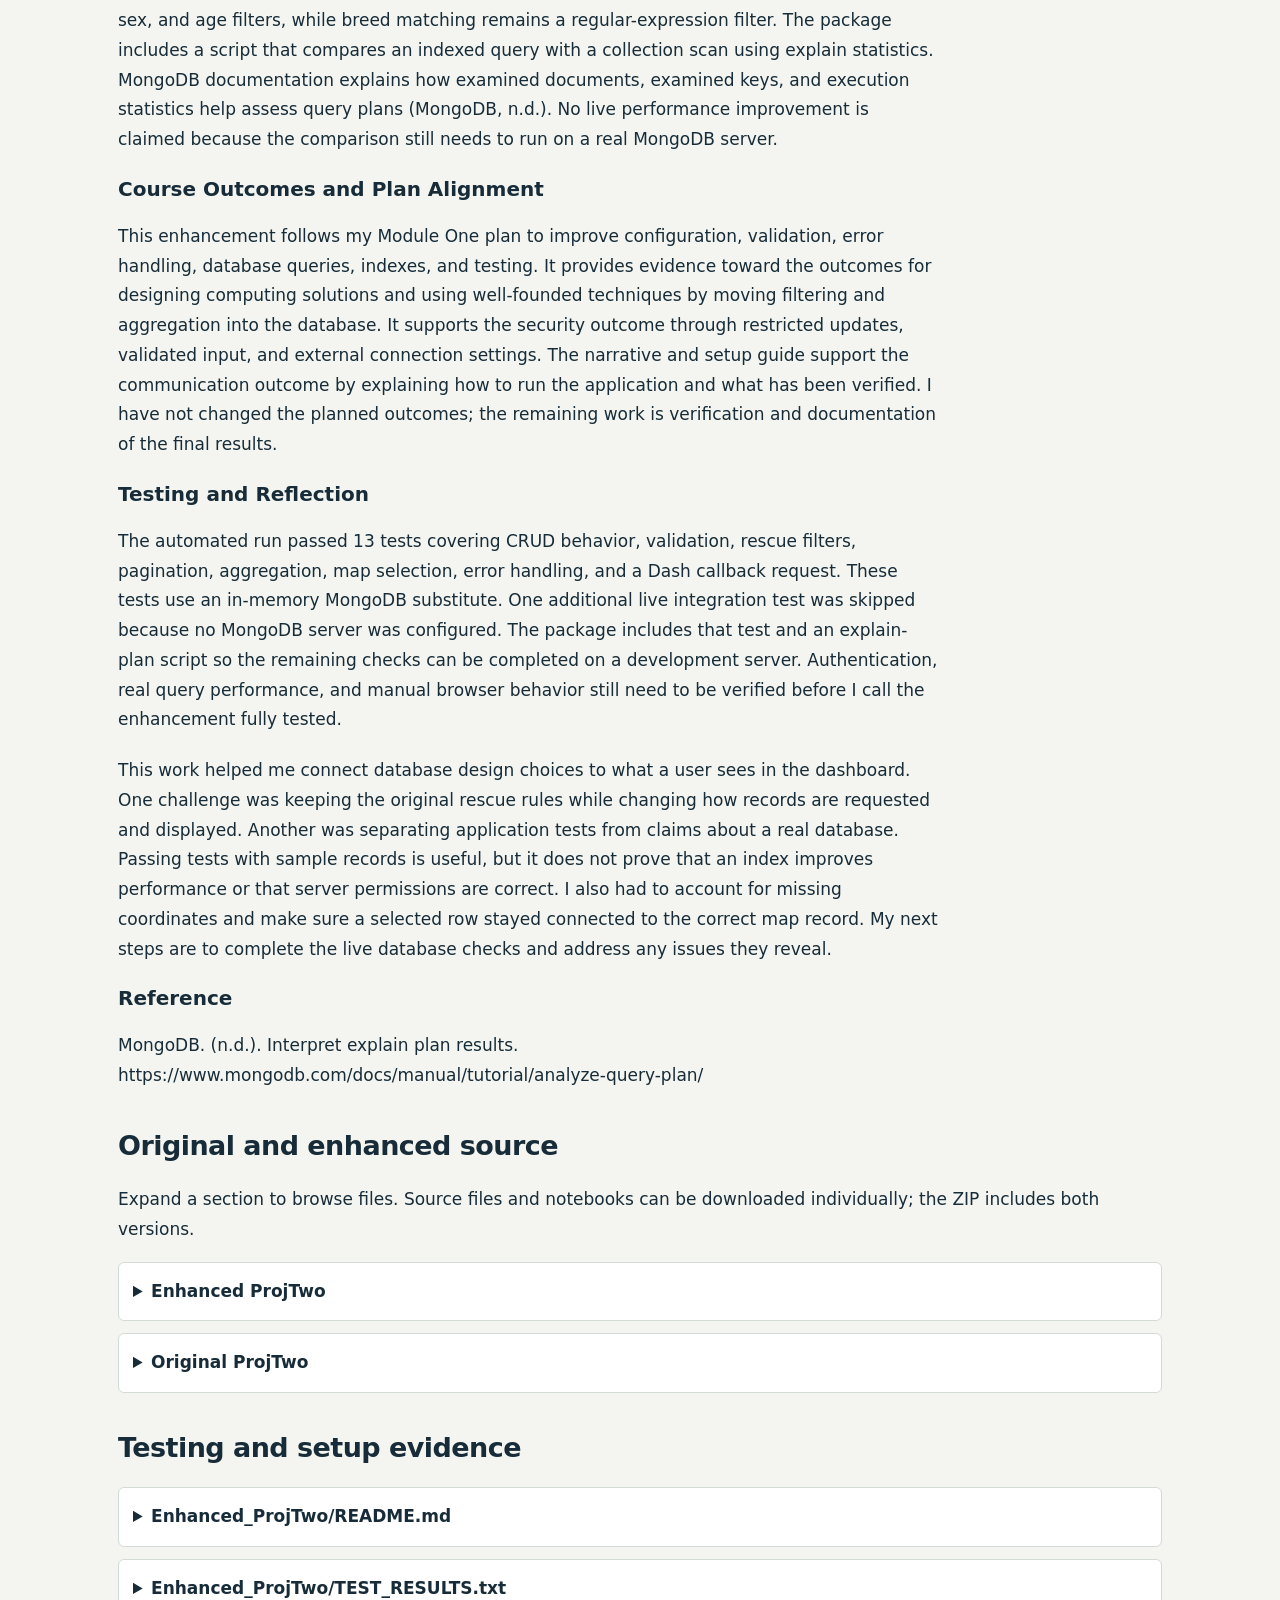
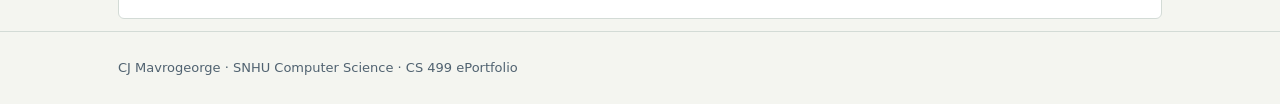
<file: database.html>
<!doctype html><html lang="en"><head><meta charset="utf-8"><meta name="viewport" content="width=device-width,initial-scale=1"><meta name="description" content="CJ Mavrogeorge’s CS 499 computer science portfolio: software design, algorithms, databases, and professional self-assessment."><title>Grazioso Salvare Rescue Dashboard | CJ Mavrogeorge</title><link rel="stylesheet" href="styles.css"></head><body><a class="skip" href="#main">Skip to content</a><header><div class="wrap"><a class="brand" href="index.html">CJ MAVROGEORGE</a><nav aria-label="Main navigation"><a href="index.html">Self-assessment</a><a href="weight-app.html">Weight App</a><a href="artemis.html">Artemis</a><a href="database.html" aria-current="page">Database</a><a href="code-review.html">Code review</a></nav></div></header><main id="main" class="wrap"><section class="hero"><div class="eyebrow">Databases</div><h1>Grazioso Salvare Rescue Dashboard</h1><p class="lead">The CS 340 dashboard enhanced with validated database operations, server-side queries, and bounded pages.</p></section><div class="toc"><a href="#narrative">Enhancement narrative</a><a href="#source">Original and enhanced source</a><a href="#evidence">Testing and setup</a></div><a class="button" href="downloads/rescue-dashboard.zip" download>Download original and enhanced code</a><aside class="note">The public notebook has its database credentials removed and saved outputs cleared. The enhanced application uses environment settings.</aside><article id="narrative" class="prose"><h2>Enhancement narrative</h2><h3>Artifact and Purpose</h3><p>My database artifact is the Grazioso Salvare animal rescue dashboard from CS 340. I originally created it for the CS 340 course project and enhanced it for the database portion of my CS 499 capstone. The project uses Python and MongoDB to help users find animals that match water, mountain, and disaster rescue criteria. The submission includes the original notebook and CRUD module, along with the enhanced application. The original application logic is preserved for comparison; credentials and saved notebook outputs are removed from the public copy.</p><h3>Changes and Skills Demonstrated</h3><p>I selected this artifact because it connects a database to a practical dashboard. The original version loaded all records into a data frame, included database credentials in the code, and used column positions to build the map. The enhancement reads connection settings from environment variables, requests only the fields needed for a page, and returns ten records at a time in the dashboard. The map uses field names and a stable database record ID. The notebook is preserved, and the enhanced version also includes a standalone Dash application and a sample-data mode.</p><p>The database layer now validates required fields, animal types, age values, and coordinates. It rejects unsupported fields and query objects passed as record values. Updates and deletes require one MongoDB record ID, which prevents a caller from accidentally passing an unrestricted bulk query. Database failures raise a separate exception instead of appearing to be an empty result. Operation logs record the operation and outcome without including credentials or animal records. These changes demonstrate defensive programming and a more careful approach to database access.</p><p>MongoDB aggregation now calculates breed totals and rescue-category counts. The dashboard chart displays the top 20 breeds for the selected filter. A compound index supports animal type, sex, and age filters, while breed matching remains a regular-expression filter. The package includes a script that compares an indexed query with a collection scan using explain statistics. MongoDB documentation explains how examined documents, examined keys, and execution statistics help assess query plans (MongoDB, n.d.). No live performance improvement is claimed because the comparison still needs to run on a real MongoDB server.</p><h3>Course Outcomes and Plan Alignment</h3><p>This enhancement follows my Module One plan to improve configuration, validation, error handling, database queries, indexes, and testing. It provides evidence toward the outcomes for designing computing solutions and using well-founded techniques by moving filtering and aggregation into the database. It supports the security outcome through restricted updates, validated input, and external connection settings. The narrative and setup guide support the communication outcome by explaining how to run the application and what has been verified. I have not changed the planned outcomes; the remaining work is verification and documentation of the final results.</p><h3>Testing and Reflection</h3><p>The automated run passed 13 tests covering CRUD behavior, validation, rescue filters, pagination, aggregation, map selection, error handling, and a Dash callback request. These tests use an in-memory MongoDB substitute. One additional live integration test was skipped because no MongoDB server was configured. The package includes that test and an explain-plan script so the remaining checks can be completed on a development server. Authentication, real query performance, and manual browser behavior still need to be verified before I call the enhancement fully tested.</p><p>This work helped me connect database design choices to what a user sees in the dashboard. One challenge was keeping the original rescue rules while changing how records are requested and displayed. Another was separating application tests from claims about a real database. Passing tests with sample records is useful, but it does not prove that an index improves performance or that server permissions are correct. I also had to account for missing coordinates and make sure a selected row stayed connected to the correct map record. My next steps are to complete the live database checks and address any issues they reveal.</p><h3>Reference</h3><p>MongoDB. (n.d.). Interpret explain plan results. https://www.mongodb.com/docs/manual/tutorial/analyze-query-plan/</p></article><section id="source"><h2>Original and enhanced source</h2><p>Expand a section to browse files. Source files and notebooks can be downloaded individually; the ZIP includes both versions.</p><details><summary>Enhanced ProjTwo</summary><ul class="filelist"><li><a href="artifacts/CS499_Milestone_Four/Enhanced_ProjTwo/.env.example">.env.example</a></li><li><a href="artifacts/CS499_Milestone_Four/Enhanced_ProjTwo/.gitignore">.gitignore</a></li><li><a href="artifacts/CS499_Milestone_Four/Enhanced_ProjTwo/ProjectTwoDashboard_Enhanced.ipynb">ProjectTwoDashboard_Enhanced.ipynb</a></li><li><a href="artifacts/CS499_Milestone_Four/Enhanced_ProjTwo/README.md">README.md</a></li><li><a href="artifacts/CS499_Milestone_Four/Enhanced_ProjTwo/TEST_RESULTS.txt">TEST_RESULTS.txt</a></li><li><a href="artifacts/CS499_Milestone_Four/Enhanced_ProjTwo/animal_shelter.py">animal_shelter.py</a></li><li><a href="artifacts/CS499_Milestone_Four/Enhanced_ProjTwo/benchmark.py">benchmark.py</a></li><li><a href="artifacts/CS499_Milestone_Four/Enhanced_ProjTwo/dashboard.py">dashboard.py</a></li><li><a href="artifacts/CS499_Milestone_Four/Enhanced_ProjTwo/demo_data.py">demo_data.py</a></li><li><a href="artifacts/CS499_Milestone_Four/Enhanced_ProjTwo/requirements.txt">requirements.txt</a></li><li><a href="artifacts/CS499_Milestone_Four/Enhanced_ProjTwo/setup_indexes.py">setup_indexes.py</a></li><li><a href="artifacts/CS499_Milestone_Four/Enhanced_ProjTwo/tests/test_integration.py">tests/test_integration.py</a></li><li><a href="artifacts/CS499_Milestone_Four/Enhanced_ProjTwo/tests/test_shelter.py">tests/test_shelter.py</a></li></ul></details><details><summary>Original ProjTwo</summary><ul class="filelist"><li><a href="artifacts/CS499_Milestone_Four/Original_ProjTwo/CRUD_Python_Module (2).py">CRUD_Python_Module (2).py</a></li><li><a href="artifacts/CS499_Milestone_Four/Original_ProjTwo/ProjectTwoDashboard.ipynb">ProjectTwoDashboard.ipynb</a></li></ul></details></section><section id="evidence"><h2>Testing and setup evidence</h2><details><summary>Enhanced_ProjTwo/README.md</summary><pre># CS 499 Milestone Four — Database Enhancement
CJ Mavrogeorge

## Start the sample dashboard (Windows PowerShell)
Open a terminal in Enhanced_ProjTwo. Python 3.11 or newer is recommended.

```powershell
py -3 -m venv .venv
.\.venv\Scripts\python.exe -m pip install -r requirements.txt
.\.venv\Scripts\python.exe -m unittest discover -s tests -v
.\.venv\Scripts\python.exe dashboard.py --demo
```
Open http://127.0.0.1:8050. Stop with Ctrl+C. On macOS/Linux use python3 to create
the environment and .venv/bin/python for subsequent commands.
The demo uses 80 synthetic records in memory. Changes disappear on exit. It does
not prove a connection to the AAC database. Map tiles require internet access.

## Use an existing MongoDB AAC database
Set these environment variables in the same PowerShell window (use your actual
connection URI and database/collection). The example below targets a local server.
This program does not automatically load .env files.

```powershell
$env:MONGODB_URI = &#x27;mongodb://localhost:27017&#x27;
$env:MONGODB_DATABASE = &#x27;aac&#x27;
$env:MONGODB_COLLECTION = &#x27;animals&#x27;
.\.venv\Scripts\python.exe dashboard.py
```
Use a read-only account for viewing and appropriate separate permissions for
maintenance. Credentials belong in environment settings, never source control.
The original AAC dataset, MongoDB server, and historical Apporto service are not
included. Original_ProjTwo preserves the original code with credentials removed and
saved notebook outputs cleared. The enhanced application does not import it.

## Index setup and measurement
Creating an index changes database metadata. Run it intentionally on your own
configured database using a maintenance account:

```powershell
.\.venv\Scripts\python.exe setup_indexes.py
.\.venv\Scripts\python.exe benchmark.py
```
benchmark_results.json compares a forced collection scan with the named compound
index for the same water-rescue query. It records returned records, examined
records/keys, and execution milliseconds. This is a controlled plan comparison,
not a full dashboard benchmark. Compare equal nReturned first. Run several times
on representative data; caching and dataset size affect timings. No performance
improvement has been measured in the delivered environment. The breed regex is a
residual filter; the compound index targets animal type, sex, and age. Pagination
uses bounded limit/skip; very deep pages still require extra server work.

## Optional live integration test
TEST_MONGODB_URI enables a test which creates a randomly named cs499_test_ database
and removes that same database in a finally block. Use a development server and an
account allowed to create/drop test databases. It never uses MONGODB_DATABASE.

```powershell
$env:TEST_MONGODB_URI = &#x27;mongodb://localhost:27017&#x27;
.\.venv\Scripts\python.exe -m unittest discover -s tests -v
Remove-Item Env:TEST_MONGODB_URI
```
Without that variable the live test is explicitly skipped. Mock tests verify
application behavior, not server authentication, network behavior, or query plans.

## Files and behavior
- animal_shelter.py: validated CRUD, environment settings, bounded reads, named
  projection, aggregation, compound index and sanitized database exceptions.
- dashboard.py: standalone Dash dashboard, rescue filters, 10-row server pages,
  top-20 breed chart, and stable-record-ID map selection.
- demo_data.py: labeled synthetic data; no actual shelter records.
- tests/: mock-based behavior tests and opt-in real MongoDB test.
- benchmark.py and setup_indexes.py: explain comparison and explicit index setup.
- ProjectTwoDashboard_Enhanced.ipynb: optional notebook launcher.

Create returns an ID string; update/delete return affected-record counts. Empty
results are distinct from database failures. Update/delete require one MongoDB
record ID and cannot receive bulk queries. Writes accept only named fields and
validate values. An animal ID is not unique: multiple outcome records may refer
to the same animal. Coordinates must be provided together. The dashboard is
read-only; CRUD methods are available to Python callers. Logs include operation
and outcome fields but do not include records or credentials.

## Manual verification still needed
Run against your actual MongoDB server, capture explain results, open the dashboard
in a browser, try all filters and both page buttons, select map rows, and check
empty/missing-coordinate behavior with representative data. Confirm authentication
and permissions. Read the included automated test report for completed checks.

## Design tradeoffs
The original notebook loads all records into pandas. The enhancement moves
filtering, counts and grouping to MongoDB, and transfers only the requested page.
The chart shows the top 20 breeds and rescue categories may overlap. There is no
claim that all data is secure or that every failure mode is tested. An authenticated
multi-user deployment and cursor pagination would be future improvements. Dash
DataTable is pinned for this project; it emits a future-removal warning and can be
replaced with AG Grid during a future dependency upgrade.
</pre></details><details><summary>Enhanced_ProjTwo/TEST_RESULTS.txt</summary><pre>test_live_crud_aggregation_and_explain (test_integration.LiveMongoTests.test_live_crud_aggregation_and_explain) ... skipped &#x27;TEST_MONGODB_URI not set; live MongoDB unverified&#x27;
test_aggregations (test_shelter.ShelterTests.test_aggregations) ... ok
test_callback_data (test_shelter.ShelterTests.test_callback_data) ... ok
test_crud_one_record (test_shelter.ShelterTests.test_crud_one_record) ... ok
test_dash_routes_and_callback (test_shelter.ShelterTests.test_dash_routes_and_callback) ... /workspace/scratch/0eede059edc5/milestone4_deps/dash/development/base_component.py:159: DeprecationWarning: 
The dash_table.DataTable will be removed from the builtin dash components in a future major version.
We recommend using dash-ag-grid as a replacement. Install with `pip install dash[ag-grid]`.

  self._validate_deprecation()
ok
test_database_errors_distinct_from_empty (test_shelter.ShelterTests.test_database_errors_distinct_from_empty) ... database_operation
ok
test_indexes (test_shelter.ShelterTests.test_indexes) ... ok
test_map_named_fields (test_shelter.ShelterTests.test_map_named_fields) ... ok
test_no_bulk_mutations (test_shelter.ShelterTests.test_no_bulk_mutations) ... ok
test_pagination (test_shelter.ShelterTests.test_pagination) ... ok
test_query_injection (test_shelter.ShelterTests.test_query_injection) ... ok
test_rescue_filters (test_shelter.ShelterTests.test_rescue_filters) ... ok
test_settings (test_shelter.ShelterTests.test_settings) ... ok
test_validation (test_shelter.ShelterTests.test_validation) ... ok

----------------------------------------------------------------------
Ran 14 tests in 0.215s

OK (skipped=1)
</pre></details></section></main><footer><div class="wrap">CJ Mavrogeorge · SNHU Computer Science · CS 499 ePortfolio</div></footer></body></html>
</file>
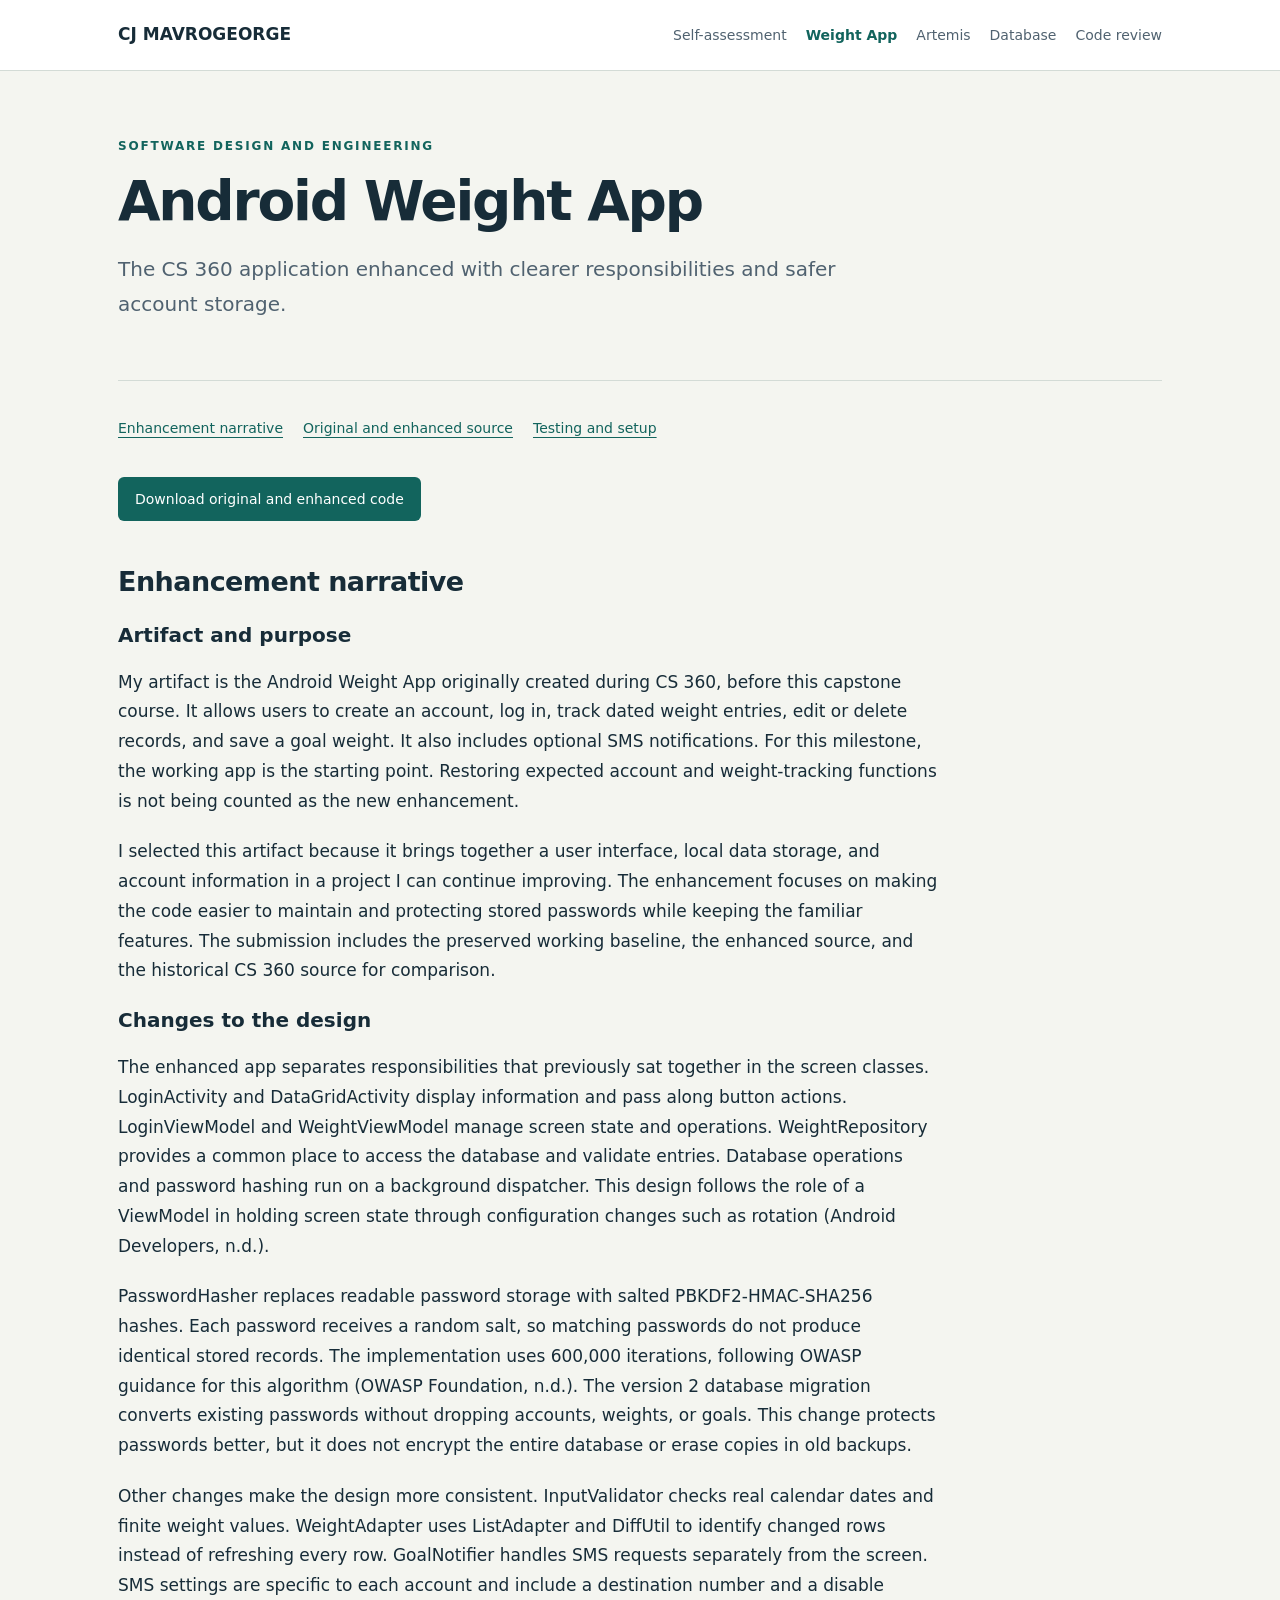
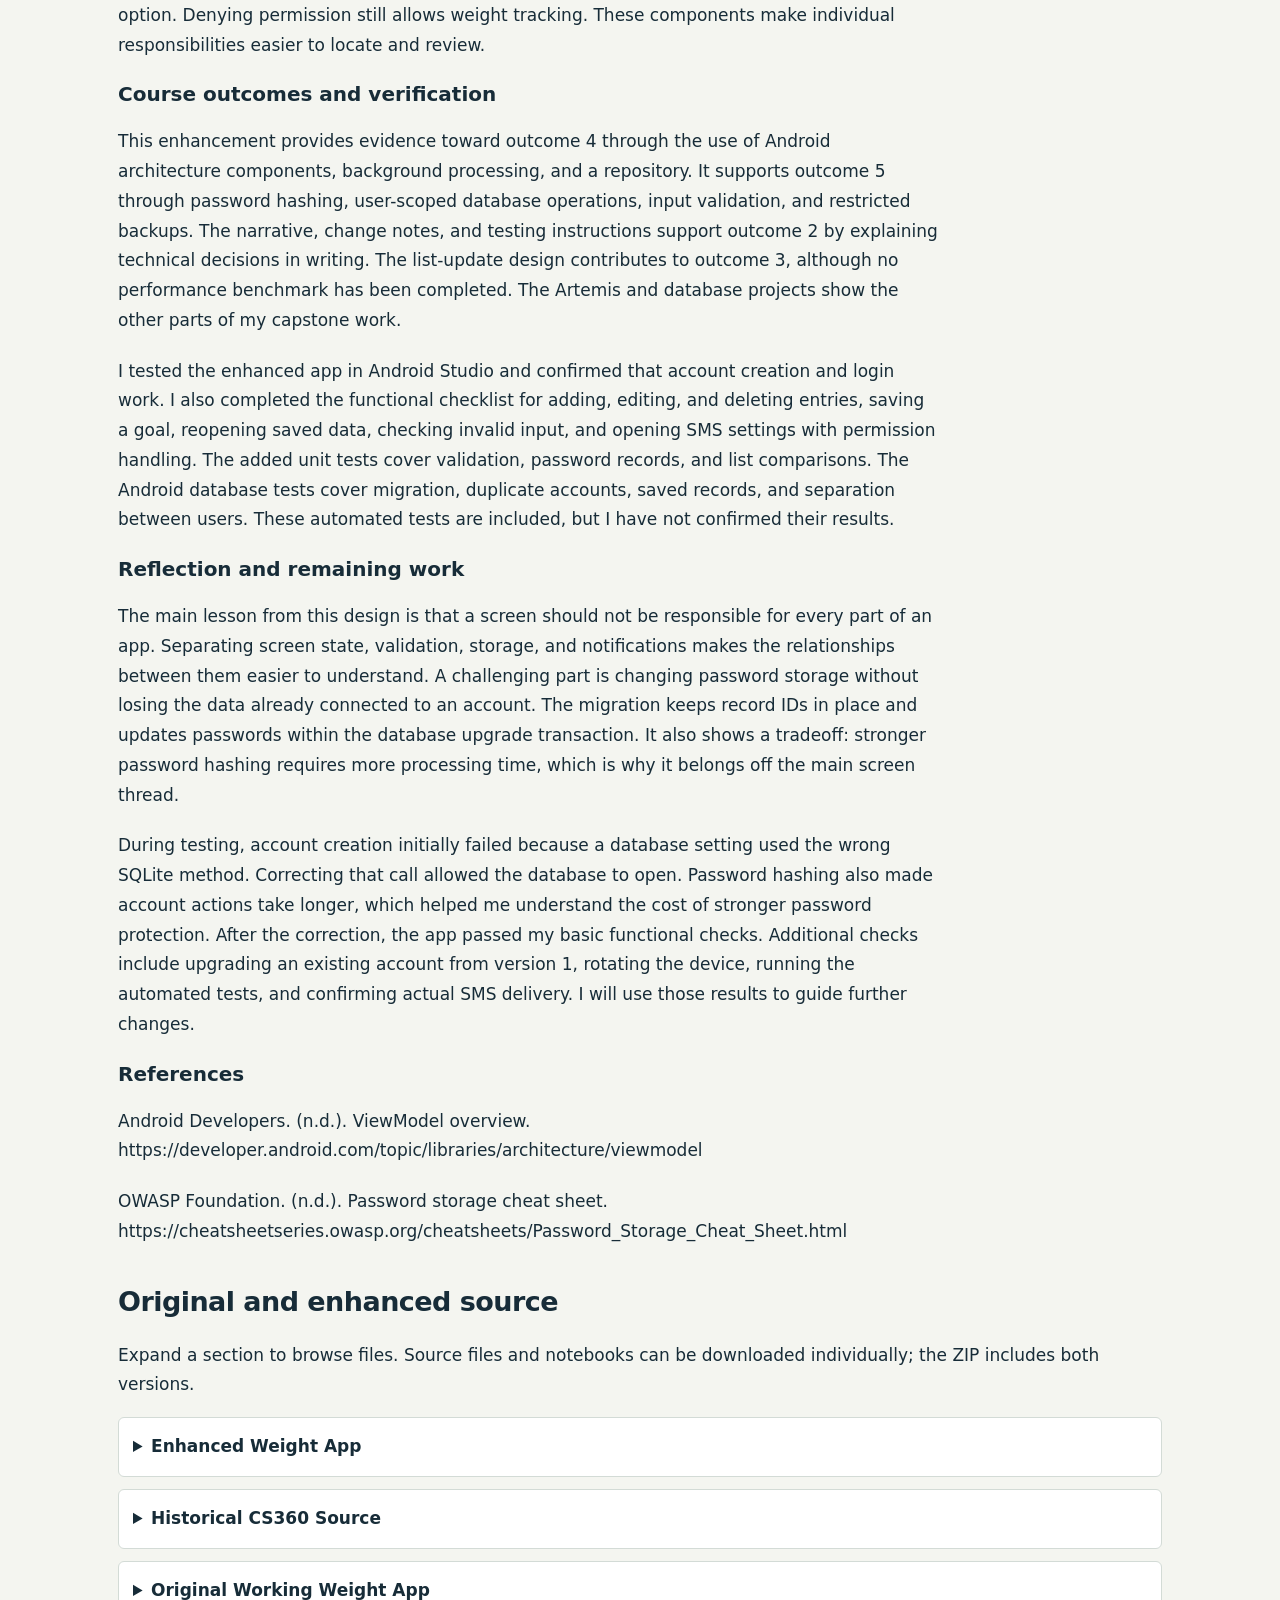
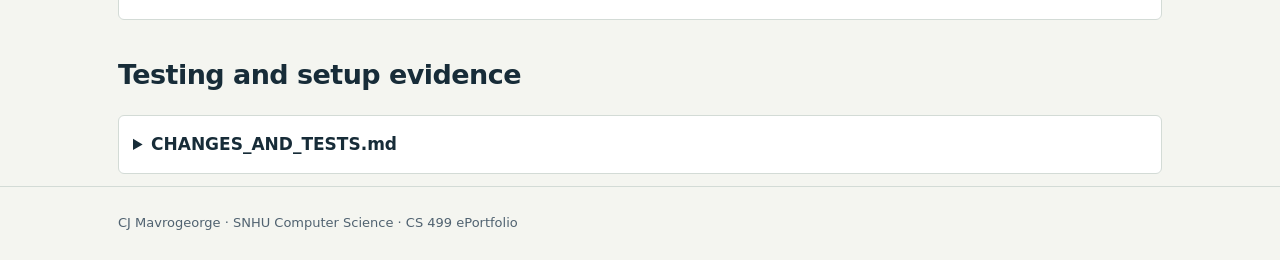
<file: weight-app.html>
<!doctype html><html lang="en"><head><meta charset="utf-8"><meta name="viewport" content="width=device-width,initial-scale=1"><meta name="description" content="CJ Mavrogeorge’s CS 499 computer science portfolio: software design, algorithms, databases, and professional self-assessment."><title>Android Weight App | CJ Mavrogeorge</title><link rel="stylesheet" href="styles.css"></head><body><a class="skip" href="#main">Skip to content</a><header><div class="wrap"><a class="brand" href="index.html">CJ MAVROGEORGE</a><nav aria-label="Main navigation"><a href="index.html">Self-assessment</a><a href="weight-app.html" aria-current="page">Weight App</a><a href="artemis.html">Artemis</a><a href="database.html">Database</a><a href="code-review.html">Code review</a></nav></div></header><main id="main" class="wrap"><section class="hero"><div class="eyebrow">Software design and engineering</div><h1>Android Weight App</h1><p class="lead">The CS 360 application enhanced with clearer responsibilities and safer account storage.</p></section><div class="toc"><a href="#narrative">Enhancement narrative</a><a href="#source">Original and enhanced source</a><a href="#evidence">Testing and setup</a></div><a class="button" href="downloads/weight-app.zip" download>Download original and enhanced code</a><article id="narrative" class="prose"><h2>Enhancement narrative</h2><h3>Artifact and purpose</h3><p>My artifact is the Android Weight App originally created during CS 360, before this capstone course. It allows users to create an account, log in, track dated weight entries, edit or delete records, and save a goal weight. It also includes optional SMS notifications. For this milestone, the working app is the starting point. Restoring expected account and weight-tracking functions is not being counted as the new enhancement.</p><p>I selected this artifact because it brings together a user interface, local data storage, and account information in a project I can continue improving. The enhancement focuses on making the code easier to maintain and protecting stored passwords while keeping the familiar features. The submission includes the preserved working baseline, the enhanced source, and the historical CS 360 source for comparison.</p><h3>Changes to the design</h3><p>The enhanced app separates responsibilities that previously sat together in the screen classes. LoginActivity and DataGridActivity display information and pass along button actions. LoginViewModel and WeightViewModel manage screen state and operations. WeightRepository provides a common place to access the database and validate entries. Database operations and password hashing run on a background dispatcher. This design follows the role of a ViewModel in holding screen state through configuration changes such as rotation (Android Developers, n.d.).</p><p>PasswordHasher replaces readable password storage with salted PBKDF2-HMAC-SHA256 hashes. Each password receives a random salt, so matching passwords do not produce identical stored records. The implementation uses 600,000 iterations, following OWASP guidance for this algorithm (OWASP Foundation, n.d.). The version 2 database migration converts existing passwords without dropping accounts, weights, or goals. This change protects passwords better, but it does not encrypt the entire database or erase copies in old backups.</p><p>Other changes make the design more consistent. InputValidator checks real calendar dates and finite weight values. WeightAdapter uses ListAdapter and DiffUtil to identify changed rows instead of refreshing every row. GoalNotifier handles SMS requests separately from the screen. SMS settings are specific to each account and include a destination number and a disable option. Denying permission still allows weight tracking. These components make individual responsibilities easier to locate and review.</p><h3>Course outcomes and verification</h3><p>This enhancement provides evidence toward outcome 4 through the use of Android architecture components, background processing, and a repository. It supports outcome 5 through password hashing, user-scoped database operations, input validation, and restricted backups. The narrative, change notes, and testing instructions support outcome 2 by explaining technical decisions in writing. The list-update design contributes to outcome 3, although no performance benchmark has been completed. The Artemis and database projects show the other parts of my capstone work.</p><p>I tested the enhanced app in Android Studio and confirmed that account creation and login work. I also completed the functional checklist for adding, editing, and deleting entries, saving a goal, reopening saved data, checking invalid input, and opening SMS settings with permission handling. The added unit tests cover validation, password records, and list comparisons. The Android database tests cover migration, duplicate accounts, saved records, and separation between users. These automated tests are included, but I have not confirmed their results.</p><h3>Reflection and remaining work</h3><p>The main lesson from this design is that a screen should not be responsible for every part of an app. Separating screen state, validation, storage, and notifications makes the relationships between them easier to understand. A challenging part is changing password storage without losing the data already connected to an account. The migration keeps record IDs in place and updates passwords within the database upgrade transaction. It also shows a tradeoff: stronger password hashing requires more processing time, which is why it belongs off the main screen thread.</p><p>During testing, account creation initially failed because a database setting used the wrong SQLite method. Correcting that call allowed the database to open. Password hashing also made account actions take longer, which helped me understand the cost of stronger password protection. After the correction, the app passed my basic functional checks. Additional checks include upgrading an existing account from version 1, rotating the device, running the automated tests, and confirming actual SMS delivery. I will use those results to guide further changes.</p><h3>References</h3><p>Android Developers. (n.d.). ViewModel overview. https://developer.android.com/topic/libraries/architecture/viewmodel</p><p>OWASP Foundation. (n.d.). Password storage cheat sheet. https://cheatsheetseries.owasp.org/cheatsheets/Password_Storage_Cheat_Sheet.html</p></article><section id="source"><h2>Original and enhanced source</h2><p>Expand a section to browse files. Source files and notebooks can be downloaded individually; the ZIP includes both versions.</p><details><summary>Enhanced Weight App</summary><ul class="filelist"><li><a href="artifacts/CS499_Milestone_Two/Enhanced_Weight_App/.gitignore">.gitignore</a></li><li><a href="artifacts/CS499_Milestone_Two/Enhanced_Weight_App/app/.gitignore">app/.gitignore</a></li><li><a href="artifacts/CS499_Milestone_Two/Enhanced_Weight_App/app/build.gradle">app/build.gradle</a></li><li><a href="artifacts/CS499_Milestone_Two/Enhanced_Weight_App/app/proguard-rules.pro">app/proguard-rules.pro</a></li><li><a href="artifacts/CS499_Milestone_Two/Enhanced_Weight_App/app/src/androidTest/java/com/example/weight_app/DatabaseEnhancementTest.kt">app/src/androidTest/java/com/example/weight_app/DatabaseEnhancementTest.kt</a></li><li><a href="artifacts/CS499_Milestone_Two/Enhanced_Weight_App/app/src/androidTest/java/com/example/weight_app/ExampleInstrumentedTest.kt">app/src/androidTest/java/com/example/weight_app/ExampleInstrumentedTest.kt</a></li><li><a href="artifacts/CS499_Milestone_Two/Enhanced_Weight_App/app/src/main/AndroidManifest.xml">app/src/main/AndroidManifest.xml</a></li><li><a href="artifacts/CS499_Milestone_Two/Enhanced_Weight_App/app/src/main/java/com/example/weight_app/AppDatabaseHelper.kt">app/src/main/java/com/example/weight_app/AppDatabaseHelper.kt</a></li><li><a href="artifacts/CS499_Milestone_Two/Enhanced_Weight_App/app/src/main/java/com/example/weight_app/DataGridActivity.kt">app/src/main/java/com/example/weight_app/DataGridActivity.kt</a></li><li><a href="artifacts/CS499_Milestone_Two/Enhanced_Weight_App/app/src/main/java/com/example/weight_app/GoalNotifier.kt">app/src/main/java/com/example/weight_app/GoalNotifier.kt</a></li><li><a href="artifacts/CS499_Milestone_Two/Enhanced_Weight_App/app/src/main/java/com/example/weight_app/InputValidator.kt">app/src/main/java/com/example/weight_app/InputValidator.kt</a></li><li><a href="artifacts/CS499_Milestone_Two/Enhanced_Weight_App/app/src/main/java/com/example/weight_app/LoginActivity.kt">app/src/main/java/com/example/weight_app/LoginActivity.kt</a></li><li><a href="artifacts/CS499_Milestone_Two/Enhanced_Weight_App/app/src/main/java/com/example/weight_app/LoginViewModel.kt">app/src/main/java/com/example/weight_app/LoginViewModel.kt</a></li><li><a href="artifacts/CS499_Milestone_Two/Enhanced_Weight_App/app/src/main/java/com/example/weight_app/MainActivity.kt">app/src/main/java/com/example/weight_app/MainActivity.kt</a></li><li><a href="artifacts/CS499_Milestone_Two/Enhanced_Weight_App/app/src/main/java/com/example/weight_app/PasswordHasher.kt">app/src/main/java/com/example/weight_app/PasswordHasher.kt</a></li><li><a href="artifacts/CS499_Milestone_Two/Enhanced_Weight_App/app/src/main/java/com/example/weight_app/SmsPermissionActivity.kt">app/src/main/java/com/example/weight_app/SmsPermissionActivity.kt</a></li><li><a href="artifacts/CS499_Milestone_Two/Enhanced_Weight_App/app/src/main/java/com/example/weight_app/WeightAdapter.kt">app/src/main/java/com/example/weight_app/WeightAdapter.kt</a></li><li><a href="artifacts/CS499_Milestone_Two/Enhanced_Weight_App/app/src/main/java/com/example/weight_app/WeightEntry.kt">app/src/main/java/com/example/weight_app/WeightEntry.kt</a></li><li><a href="artifacts/CS499_Milestone_Two/Enhanced_Weight_App/app/src/main/java/com/example/weight_app/WeightRepository.kt">app/src/main/java/com/example/weight_app/WeightRepository.kt</a></li><li><a href="artifacts/CS499_Milestone_Two/Enhanced_Weight_App/app/src/main/java/com/example/weight_app/WeightViewModel.kt">app/src/main/java/com/example/weight_app/WeightViewModel.kt</a></li><li><a href="artifacts/CS499_Milestone_Two/Enhanced_Weight_App/app/src/main/java/com/example/weight_app/ui/theme/Color.kt">app/src/main/java/com/example/weight_app/ui/theme/Color.kt</a></li><li><a href="artifacts/CS499_Milestone_Two/Enhanced_Weight_App/app/src/main/java/com/example/weight_app/ui/theme/Theme.kt">app/src/main/java/com/example/weight_app/ui/theme/Theme.kt</a></li><li><a href="artifacts/CS499_Milestone_Two/Enhanced_Weight_App/app/src/main/java/com/example/weight_app/ui/theme/Type.kt">app/src/main/java/com/example/weight_app/ui/theme/Type.kt</a></li><li><a href="artifacts/CS499_Milestone_Two/Enhanced_Weight_App/app/src/main/res/drawable/ic_launcher_background.xml">app/src/main/res/drawable/ic_launcher_background.xml</a></li><li><a href="artifacts/CS499_Milestone_Two/Enhanced_Weight_App/app/src/main/res/drawable/ic_launcher_foreground.xml">app/src/main/res/drawable/ic_launcher_foreground.xml</a></li><li><a href="artifacts/CS499_Milestone_Two/Enhanced_Weight_App/app/src/main/res/layout/activity_data_grid.xml">app/src/main/res/layout/activity_data_grid.xml</a></li><li><a href="artifacts/CS499_Milestone_Two/Enhanced_Weight_App/app/src/main/res/layout/activity_login.xml">app/src/main/res/layout/activity_login.xml</a></li><li><a href="artifacts/CS499_Milestone_Two/Enhanced_Weight_App/app/src/main/res/layout/activity_sms_permission.xml">app/src/main/res/layout/activity_sms_permission.xml</a></li><li><a href="artifacts/CS499_Milestone_Two/Enhanced_Weight_App/app/src/main/res/layout/dialog_edit_weight.xml">app/src/main/res/layout/dialog_edit_weight.xml</a></li><li><a href="artifacts/CS499_Milestone_Two/Enhanced_Weight_App/app/src/main/res/layout/item_data_row.xml">app/src/main/res/layout/item_data_row.xml</a></li><li><a href="artifacts/CS499_Milestone_Two/Enhanced_Weight_App/app/src/main/res/mipmap-anydpi/ic_launcher.xml">app/src/main/res/mipmap-anydpi/ic_launcher.xml</a></li><li><a href="artifacts/CS499_Milestone_Two/Enhanced_Weight_App/app/src/main/res/mipmap-anydpi/ic_launcher_round.xml">app/src/main/res/mipmap-anydpi/ic_launcher_round.xml</a></li><li><a href="artifacts/CS499_Milestone_Two/Enhanced_Weight_App/app/src/main/res/mipmap-hdpi/ic_launcher.webp">app/src/main/res/mipmap-hdpi/ic_launcher.webp</a></li><li><a href="artifacts/CS499_Milestone_Two/Enhanced_Weight_App/app/src/main/res/mipmap-hdpi/ic_launcher_round.webp">app/src/main/res/mipmap-hdpi/ic_launcher_round.webp</a></li><li><a href="artifacts/CS499_Milestone_Two/Enhanced_Weight_App/app/src/main/res/mipmap-mdpi/ic_launcher.webp">app/src/main/res/mipmap-mdpi/ic_launcher.webp</a></li><li><a href="artifacts/CS499_Milestone_Two/Enhanced_Weight_App/app/src/main/res/mipmap-mdpi/ic_launcher_round.webp">app/src/main/res/mipmap-mdpi/ic_launcher_round.webp</a></li><li><a href="artifacts/CS499_Milestone_Two/Enhanced_Weight_App/app/src/main/res/mipmap-xhdpi/ic_launcher.webp">app/src/main/res/mipmap-xhdpi/ic_launcher.webp</a></li><li><a href="artifacts/CS499_Milestone_Two/Enhanced_Weight_App/app/src/main/res/mipmap-xhdpi/ic_launcher_round.webp">app/src/main/res/mipmap-xhdpi/ic_launcher_round.webp</a></li><li><a href="artifacts/CS499_Milestone_Two/Enhanced_Weight_App/app/src/main/res/mipmap-xxhdpi/ic_launcher.webp">app/src/main/res/mipmap-xxhdpi/ic_launcher.webp</a></li><li><a href="artifacts/CS499_Milestone_Two/Enhanced_Weight_App/app/src/main/res/mipmap-xxhdpi/ic_launcher_round.webp">app/src/main/res/mipmap-xxhdpi/ic_launcher_round.webp</a></li><li><a href="artifacts/CS499_Milestone_Two/Enhanced_Weight_App/app/src/main/res/mipmap-xxxhdpi/ic_launcher.webp">app/src/main/res/mipmap-xxxhdpi/ic_launcher.webp</a></li><li><a href="artifacts/CS499_Milestone_Two/Enhanced_Weight_App/app/src/main/res/mipmap-xxxhdpi/ic_launcher_round.webp">app/src/main/res/mipmap-xxxhdpi/ic_launcher_round.webp</a></li><li><a href="artifacts/CS499_Milestone_Two/Enhanced_Weight_App/app/src/main/res/values/colors.xml">app/src/main/res/values/colors.xml</a></li><li><a href="artifacts/CS499_Milestone_Two/Enhanced_Weight_App/app/src/main/res/values/strings.xml">app/src/main/res/values/strings.xml</a></li><li><a href="artifacts/CS499_Milestone_Two/Enhanced_Weight_App/app/src/main/res/values/themes.xml">app/src/main/res/values/themes.xml</a></li><li><a href="artifacts/CS499_Milestone_Two/Enhanced_Weight_App/app/src/main/res/xml/backup_rules.xml">app/src/main/res/xml/backup_rules.xml</a></li><li><a href="artifacts/CS499_Milestone_Two/Enhanced_Weight_App/app/src/main/res/xml/data_extraction_rules.xml">app/src/main/res/xml/data_extraction_rules.xml</a></li><li><a href="artifacts/CS499_Milestone_Two/Enhanced_Weight_App/app/src/test/java/com/example/weight_app/EnhancementUnitTest.kt">app/src/test/java/com/example/weight_app/EnhancementUnitTest.kt</a></li><li><a href="artifacts/CS499_Milestone_Two/Enhanced_Weight_App/app/src/test/java/com/example/weight_app/ExampleUnitTest.kt">app/src/test/java/com/example/weight_app/ExampleUnitTest.kt</a></li><li><a href="artifacts/CS499_Milestone_Two/Enhanced_Weight_App/build.gradle">build.gradle</a></li><li><a href="artifacts/CS499_Milestone_Two/Enhanced_Weight_App/gradle/libs.versions.toml">gradle/libs.versions.toml</a></li><li><a href="artifacts/CS499_Milestone_Two/Enhanced_Weight_App/gradle/wrapper/gradle-wrapper.jar">gradle/wrapper/gradle-wrapper.jar</a></li><li><a href="artifacts/CS499_Milestone_Two/Enhanced_Weight_App/gradle/wrapper/gradle-wrapper.properties">gradle/wrapper/gradle-wrapper.properties</a></li><li><a href="artifacts/CS499_Milestone_Two/Enhanced_Weight_App/gradle.properties">gradle.properties</a></li><li><a href="artifacts/CS499_Milestone_Two/Enhanced_Weight_App/gradlew">gradlew</a></li><li><a href="artifacts/CS499_Milestone_Two/Enhanced_Weight_App/gradlew.bat">gradlew.bat</a></li><li><a href="artifacts/CS499_Milestone_Two/Enhanced_Weight_App/settings.gradle">settings.gradle</a></li></ul></details><details><summary>Historical CS360 Source</summary><ul class="filelist"><li><a href="artifacts/CS499_Milestone_Two/Historical_CS360_Source/Weight_App/.gitignore">Weight_App/.gitignore</a></li><li><a href="artifacts/CS499_Milestone_Two/Historical_CS360_Source/Weight_App/app/.gitignore">Weight_App/app/.gitignore</a></li><li><a href="artifacts/CS499_Milestone_Two/Historical_CS360_Source/Weight_App/app/build.gradle">Weight_App/app/build.gradle</a></li><li><a href="artifacts/CS499_Milestone_Two/Historical_CS360_Source/Weight_App/app/proguard-rules.pro">Weight_App/app/proguard-rules.pro</a></li><li><a href="artifacts/CS499_Milestone_Two/Historical_CS360_Source/Weight_App/app/src/androidTest/java/com/example/weight_app/ExampleInstrumentedTest.kt">Weight_App/app/src/androidTest/java/com/example/weight_app/ExampleInstrumentedTest.kt</a></li><li><a href="artifacts/CS499_Milestone_Two/Historical_CS360_Source/Weight_App/app/src/main/AndroidManifest.xml">Weight_App/app/src/main/AndroidManifest.xml</a></li><li><a href="artifacts/CS499_Milestone_Two/Historical_CS360_Source/Weight_App/app/src/main/java/com/example/weight_app/AppDatabaseHelper.kt">Weight_App/app/src/main/java/com/example/weight_app/AppDatabaseHelper.kt</a></li><li><a href="artifacts/CS499_Milestone_Two/Historical_CS360_Source/Weight_App/app/src/main/java/com/example/weight_app/DataGridActivity.kt">Weight_App/app/src/main/java/com/example/weight_app/DataGridActivity.kt</a></li><li><a href="artifacts/CS499_Milestone_Two/Historical_CS360_Source/Weight_App/app/src/main/java/com/example/weight_app/LoginActivity.kt">Weight_App/app/src/main/java/com/example/weight_app/LoginActivity.kt</a></li><li><a href="artifacts/CS499_Milestone_Two/Historical_CS360_Source/Weight_App/app/src/main/java/com/example/weight_app/MainActivity.kt">Weight_App/app/src/main/java/com/example/weight_app/MainActivity.kt</a></li><li><a href="artifacts/CS499_Milestone_Two/Historical_CS360_Source/Weight_App/app/src/main/java/com/example/weight_app/SmsPermissionActivity.kt">Weight_App/app/src/main/java/com/example/weight_app/SmsPermissionActivity.kt</a></li><li><a href="artifacts/CS499_Milestone_Two/Historical_CS360_Source/Weight_App/app/src/main/java/com/example/weight_app/WeightAdapter.kt">Weight_App/app/src/main/java/com/example/weight_app/WeightAdapter.kt</a></li><li><a href="artifacts/CS499_Milestone_Two/Historical_CS360_Source/Weight_App/app/src/main/java/com/example/weight_app/WeightEntry.kt">Weight_App/app/src/main/java/com/example/weight_app/WeightEntry.kt</a></li><li><a href="artifacts/CS499_Milestone_Two/Historical_CS360_Source/Weight_App/app/src/main/java/com/example/weight_app/ui/theme/Color.kt">Weight_App/app/src/main/java/com/example/weight_app/ui/theme/Color.kt</a></li><li><a href="artifacts/CS499_Milestone_Two/Historical_CS360_Source/Weight_App/app/src/main/java/com/example/weight_app/ui/theme/Theme.kt">Weight_App/app/src/main/java/com/example/weight_app/ui/theme/Theme.kt</a></li><li><a href="artifacts/CS499_Milestone_Two/Historical_CS360_Source/Weight_App/app/src/main/java/com/example/weight_app/ui/theme/Type.kt">Weight_App/app/src/main/java/com/example/weight_app/ui/theme/Type.kt</a></li><li><a href="artifacts/CS499_Milestone_Two/Historical_CS360_Source/Weight_App/app/src/main/res/drawable/ic_launcher_background.xml">Weight_App/app/src/main/res/drawable/ic_launcher_background.xml</a></li><li><a href="artifacts/CS499_Milestone_Two/Historical_CS360_Source/Weight_App/app/src/main/res/drawable/ic_launcher_foreground.xml">Weight_App/app/src/main/res/drawable/ic_launcher_foreground.xml</a></li><li><a href="artifacts/CS499_Milestone_Two/Historical_CS360_Source/Weight_App/app/src/main/res/layout/activity_data_grid.xml">Weight_App/app/src/main/res/layout/activity_data_grid.xml</a></li><li><a href="artifacts/CS499_Milestone_Two/Historical_CS360_Source/Weight_App/app/src/main/res/layout/activity_login.xml">Weight_App/app/src/main/res/layout/activity_login.xml</a></li><li><a href="artifacts/CS499_Milestone_Two/Historical_CS360_Source/Weight_App/app/src/main/res/layout/activity_sms_permission.xml">Weight_App/app/src/main/res/layout/activity_sms_permission.xml</a></li><li><a href="artifacts/CS499_Milestone_Two/Historical_CS360_Source/Weight_App/app/src/main/res/layout/dialog_edit_weight.xml">Weight_App/app/src/main/res/layout/dialog_edit_weight.xml</a></li><li><a href="artifacts/CS499_Milestone_Two/Historical_CS360_Source/Weight_App/app/src/main/res/layout/item_data_row.xml">Weight_App/app/src/main/res/layout/item_data_row.xml</a></li><li><a href="artifacts/CS499_Milestone_Two/Historical_CS360_Source/Weight_App/app/src/main/res/mipmap-anydpi/ic_launcher.xml">Weight_App/app/src/main/res/mipmap-anydpi/ic_launcher.xml</a></li><li><a href="artifacts/CS499_Milestone_Two/Historical_CS360_Source/Weight_App/app/src/main/res/mipmap-anydpi/ic_launcher_round.xml">Weight_App/app/src/main/res/mipmap-anydpi/ic_launcher_round.xml</a></li><li><a href="artifacts/CS499_Milestone_Two/Historical_CS360_Source/Weight_App/app/src/main/res/mipmap-hdpi/ic_launcher.webp">Weight_App/app/src/main/res/mipmap-hdpi/ic_launcher.webp</a></li><li><a href="artifacts/CS499_Milestone_Two/Historical_CS360_Source/Weight_App/app/src/main/res/mipmap-hdpi/ic_launcher_round.webp">Weight_App/app/src/main/res/mipmap-hdpi/ic_launcher_round.webp</a></li><li><a href="artifacts/CS499_Milestone_Two/Historical_CS360_Source/Weight_App/app/src/main/res/mipmap-mdpi/ic_launcher.webp">Weight_App/app/src/main/res/mipmap-mdpi/ic_launcher.webp</a></li><li><a href="artifacts/CS499_Milestone_Two/Historical_CS360_Source/Weight_App/app/src/main/res/mipmap-mdpi/ic_launcher_round.webp">Weight_App/app/src/main/res/mipmap-mdpi/ic_launcher_round.webp</a></li><li><a href="artifacts/CS499_Milestone_Two/Historical_CS360_Source/Weight_App/app/src/main/res/mipmap-xhdpi/ic_launcher.webp">Weight_App/app/src/main/res/mipmap-xhdpi/ic_launcher.webp</a></li><li><a href="artifacts/CS499_Milestone_Two/Historical_CS360_Source/Weight_App/app/src/main/res/mipmap-xhdpi/ic_launcher_round.webp">Weight_App/app/src/main/res/mipmap-xhdpi/ic_launcher_round.webp</a></li><li><a href="artifacts/CS499_Milestone_Two/Historical_CS360_Source/Weight_App/app/src/main/res/mipmap-xxhdpi/ic_launcher.webp">Weight_App/app/src/main/res/mipmap-xxhdpi/ic_launcher.webp</a></li><li><a href="artifacts/CS499_Milestone_Two/Historical_CS360_Source/Weight_App/app/src/main/res/mipmap-xxhdpi/ic_launcher_round.webp">Weight_App/app/src/main/res/mipmap-xxhdpi/ic_launcher_round.webp</a></li><li><a href="artifacts/CS499_Milestone_Two/Historical_CS360_Source/Weight_App/app/src/main/res/mipmap-xxxhdpi/ic_launcher.webp">Weight_App/app/src/main/res/mipmap-xxxhdpi/ic_launcher.webp</a></li><li><a href="artifacts/CS499_Milestone_Two/Historical_CS360_Source/Weight_App/app/src/main/res/mipmap-xxxhdpi/ic_launcher_round.webp">Weight_App/app/src/main/res/mipmap-xxxhdpi/ic_launcher_round.webp</a></li><li><a href="artifacts/CS499_Milestone_Two/Historical_CS360_Source/Weight_App/app/src/main/res/values/colors.xml">Weight_App/app/src/main/res/values/colors.xml</a></li><li><a href="artifacts/CS499_Milestone_Two/Historical_CS360_Source/Weight_App/app/src/main/res/values/strings.xml">Weight_App/app/src/main/res/values/strings.xml</a></li><li><a href="artifacts/CS499_Milestone_Two/Historical_CS360_Source/Weight_App/app/src/main/res/values/themes.xml">Weight_App/app/src/main/res/values/themes.xml</a></li><li><a href="artifacts/CS499_Milestone_Two/Historical_CS360_Source/Weight_App/app/src/main/res/xml/backup_rules.xml">Weight_App/app/src/main/res/xml/backup_rules.xml</a></li><li><a href="artifacts/CS499_Milestone_Two/Historical_CS360_Source/Weight_App/app/src/main/res/xml/data_extraction_rules.xml">Weight_App/app/src/main/res/xml/data_extraction_rules.xml</a></li><li><a href="artifacts/CS499_Milestone_Two/Historical_CS360_Source/Weight_App/app/src/test/java/com/example/weight_app/ExampleUnitTest.kt">Weight_App/app/src/test/java/com/example/weight_app/ExampleUnitTest.kt</a></li><li><a href="artifacts/CS499_Milestone_Two/Historical_CS360_Source/Weight_App/build.gradle">Weight_App/build.gradle</a></li><li><a href="artifacts/CS499_Milestone_Two/Historical_CS360_Source/Weight_App/gradle/libs.versions.toml">Weight_App/gradle/libs.versions.toml</a></li><li><a href="artifacts/CS499_Milestone_Two/Historical_CS360_Source/Weight_App/gradle/wrapper/gradle-wrapper.jar">Weight_App/gradle/wrapper/gradle-wrapper.jar</a></li><li><a href="artifacts/CS499_Milestone_Two/Historical_CS360_Source/Weight_App/gradle/wrapper/gradle-wrapper.properties">Weight_App/gradle/wrapper/gradle-wrapper.properties</a></li><li><a href="artifacts/CS499_Milestone_Two/Historical_CS360_Source/Weight_App/gradle.properties">Weight_App/gradle.properties</a></li><li><a href="artifacts/CS499_Milestone_Two/Historical_CS360_Source/Weight_App/gradlew">Weight_App/gradlew</a></li><li><a href="artifacts/CS499_Milestone_Two/Historical_CS360_Source/Weight_App/gradlew.bat">Weight_App/gradlew.bat</a></li><li><a href="artifacts/CS499_Milestone_Two/Historical_CS360_Source/Weight_App/settings.gradle">Weight_App/settings.gradle</a></li></ul></details><details><summary>Original Working Weight App</summary><ul class="filelist"><li><a href="artifacts/CS499_Milestone_Two/Original_Working_Weight_App/.gitignore">.gitignore</a></li><li><a href="artifacts/CS499_Milestone_Two/Original_Working_Weight_App/FIXED_PROJECT_README.md">FIXED_PROJECT_README.md</a></li><li><a href="artifacts/CS499_Milestone_Two/Original_Working_Weight_App/app/.gitignore">app/.gitignore</a></li><li><a href="artifacts/CS499_Milestone_Two/Original_Working_Weight_App/app/build.gradle">app/build.gradle</a></li><li><a href="artifacts/CS499_Milestone_Two/Original_Working_Weight_App/app/proguard-rules.pro">app/proguard-rules.pro</a></li><li><a href="artifacts/CS499_Milestone_Two/Original_Working_Weight_App/app/src/androidTest/java/com/example/weight_app/ExampleInstrumentedTest.kt">app/src/androidTest/java/com/example/weight_app/ExampleInstrumentedTest.kt</a></li><li><a href="artifacts/CS499_Milestone_Two/Original_Working_Weight_App/app/src/main/AndroidManifest.xml">app/src/main/AndroidManifest.xml</a></li><li><a href="artifacts/CS499_Milestone_Two/Original_Working_Weight_App/app/src/main/java/com/example/weight_app/AppDatabaseHelper.kt">app/src/main/java/com/example/weight_app/AppDatabaseHelper.kt</a></li><li><a href="artifacts/CS499_Milestone_Two/Original_Working_Weight_App/app/src/main/java/com/example/weight_app/DataGridActivity.kt">app/src/main/java/com/example/weight_app/DataGridActivity.kt</a></li><li><a href="artifacts/CS499_Milestone_Two/Original_Working_Weight_App/app/src/main/java/com/example/weight_app/LoginActivity.kt">app/src/main/java/com/example/weight_app/LoginActivity.kt</a></li><li><a href="artifacts/CS499_Milestone_Two/Original_Working_Weight_App/app/src/main/java/com/example/weight_app/MainActivity.kt">app/src/main/java/com/example/weight_app/MainActivity.kt</a></li><li><a href="artifacts/CS499_Milestone_Two/Original_Working_Weight_App/app/src/main/java/com/example/weight_app/SmsPermissionActivity.kt">app/src/main/java/com/example/weight_app/SmsPermissionActivity.kt</a></li><li><a href="artifacts/CS499_Milestone_Two/Original_Working_Weight_App/app/src/main/java/com/example/weight_app/WeightAdapter.kt">app/src/main/java/com/example/weight_app/WeightAdapter.kt</a></li><li><a href="artifacts/CS499_Milestone_Two/Original_Working_Weight_App/app/src/main/java/com/example/weight_app/WeightEntry.kt">app/src/main/java/com/example/weight_app/WeightEntry.kt</a></li><li><a href="artifacts/CS499_Milestone_Two/Original_Working_Weight_App/app/src/main/java/com/example/weight_app/ui/theme/Color.kt">app/src/main/java/com/example/weight_app/ui/theme/Color.kt</a></li><li><a href="artifacts/CS499_Milestone_Two/Original_Working_Weight_App/app/src/main/java/com/example/weight_app/ui/theme/Theme.kt">app/src/main/java/com/example/weight_app/ui/theme/Theme.kt</a></li><li><a href="artifacts/CS499_Milestone_Two/Original_Working_Weight_App/app/src/main/java/com/example/weight_app/ui/theme/Type.kt">app/src/main/java/com/example/weight_app/ui/theme/Type.kt</a></li><li><a href="artifacts/CS499_Milestone_Two/Original_Working_Weight_App/app/src/main/res/drawable/ic_launcher_background.xml">app/src/main/res/drawable/ic_launcher_background.xml</a></li><li><a href="artifacts/CS499_Milestone_Two/Original_Working_Weight_App/app/src/main/res/drawable/ic_launcher_foreground.xml">app/src/main/res/drawable/ic_launcher_foreground.xml</a></li><li><a href="artifacts/CS499_Milestone_Two/Original_Working_Weight_App/app/src/main/res/layout/activity_data_grid.xml">app/src/main/res/layout/activity_data_grid.xml</a></li><li><a href="artifacts/CS499_Milestone_Two/Original_Working_Weight_App/app/src/main/res/layout/activity_login.xml">app/src/main/res/layout/activity_login.xml</a></li><li><a href="artifacts/CS499_Milestone_Two/Original_Working_Weight_App/app/src/main/res/layout/activity_sms_permission.xml">app/src/main/res/layout/activity_sms_permission.xml</a></li><li><a href="artifacts/CS499_Milestone_Two/Original_Working_Weight_App/app/src/main/res/layout/dialog_edit_weight.xml">app/src/main/res/layout/dialog_edit_weight.xml</a></li><li><a href="artifacts/CS499_Milestone_Two/Original_Working_Weight_App/app/src/main/res/layout/item_data_row.xml">app/src/main/res/layout/item_data_row.xml</a></li><li><a href="artifacts/CS499_Milestone_Two/Original_Working_Weight_App/app/src/main/res/mipmap-anydpi/ic_launcher.xml">app/src/main/res/mipmap-anydpi/ic_launcher.xml</a></li><li><a href="artifacts/CS499_Milestone_Two/Original_Working_Weight_App/app/src/main/res/mipmap-anydpi/ic_launcher_round.xml">app/src/main/res/mipmap-anydpi/ic_launcher_round.xml</a></li><li><a href="artifacts/CS499_Milestone_Two/Original_Working_Weight_App/app/src/main/res/mipmap-hdpi/ic_launcher.webp">app/src/main/res/mipmap-hdpi/ic_launcher.webp</a></li><li><a href="artifacts/CS499_Milestone_Two/Original_Working_Weight_App/app/src/main/res/mipmap-hdpi/ic_launcher_round.webp">app/src/main/res/mipmap-hdpi/ic_launcher_round.webp</a></li><li><a href="artifacts/CS499_Milestone_Two/Original_Working_Weight_App/app/src/main/res/mipmap-mdpi/ic_launcher.webp">app/src/main/res/mipmap-mdpi/ic_launcher.webp</a></li><li><a href="artifacts/CS499_Milestone_Two/Original_Working_Weight_App/app/src/main/res/mipmap-mdpi/ic_launcher_round.webp">app/src/main/res/mipmap-mdpi/ic_launcher_round.webp</a></li><li><a href="artifacts/CS499_Milestone_Two/Original_Working_Weight_App/app/src/main/res/mipmap-xhdpi/ic_launcher.webp">app/src/main/res/mipmap-xhdpi/ic_launcher.webp</a></li><li><a href="artifacts/CS499_Milestone_Two/Original_Working_Weight_App/app/src/main/res/mipmap-xhdpi/ic_launcher_round.webp">app/src/main/res/mipmap-xhdpi/ic_launcher_round.webp</a></li><li><a href="artifacts/CS499_Milestone_Two/Original_Working_Weight_App/app/src/main/res/mipmap-xxhdpi/ic_launcher.webp">app/src/main/res/mipmap-xxhdpi/ic_launcher.webp</a></li><li><a href="artifacts/CS499_Milestone_Two/Original_Working_Weight_App/app/src/main/res/mipmap-xxhdpi/ic_launcher_round.webp">app/src/main/res/mipmap-xxhdpi/ic_launcher_round.webp</a></li><li><a href="artifacts/CS499_Milestone_Two/Original_Working_Weight_App/app/src/main/res/mipmap-xxxhdpi/ic_launcher.webp">app/src/main/res/mipmap-xxxhdpi/ic_launcher.webp</a></li><li><a href="artifacts/CS499_Milestone_Two/Original_Working_Weight_App/app/src/main/res/mipmap-xxxhdpi/ic_launcher_round.webp">app/src/main/res/mipmap-xxxhdpi/ic_launcher_round.webp</a></li><li><a href="artifacts/CS499_Milestone_Two/Original_Working_Weight_App/app/src/main/res/values/colors.xml">app/src/main/res/values/colors.xml</a></li><li><a href="artifacts/CS499_Milestone_Two/Original_Working_Weight_App/app/src/main/res/values/strings.xml">app/src/main/res/values/strings.xml</a></li><li><a href="artifacts/CS499_Milestone_Two/Original_Working_Weight_App/app/src/main/res/values/themes.xml">app/src/main/res/values/themes.xml</a></li><li><a href="artifacts/CS499_Milestone_Two/Original_Working_Weight_App/app/src/main/res/xml/backup_rules.xml">app/src/main/res/xml/backup_rules.xml</a></li><li><a href="artifacts/CS499_Milestone_Two/Original_Working_Weight_App/app/src/main/res/xml/data_extraction_rules.xml">app/src/main/res/xml/data_extraction_rules.xml</a></li><li><a href="artifacts/CS499_Milestone_Two/Original_Working_Weight_App/app/src/test/java/com/example/weight_app/ExampleUnitTest.kt">app/src/test/java/com/example/weight_app/ExampleUnitTest.kt</a></li><li><a href="artifacts/CS499_Milestone_Two/Original_Working_Weight_App/build.gradle">build.gradle</a></li><li><a href="artifacts/CS499_Milestone_Two/Original_Working_Weight_App/gradle/libs.versions.toml">gradle/libs.versions.toml</a></li><li><a href="artifacts/CS499_Milestone_Two/Original_Working_Weight_App/gradle/wrapper/gradle-wrapper.jar">gradle/wrapper/gradle-wrapper.jar</a></li><li><a href="artifacts/CS499_Milestone_Two/Original_Working_Weight_App/gradle/wrapper/gradle-wrapper.properties">gradle/wrapper/gradle-wrapper.properties</a></li><li><a href="artifacts/CS499_Milestone_Two/Original_Working_Weight_App/gradle.properties">gradle.properties</a></li><li><a href="artifacts/CS499_Milestone_Two/Original_Working_Weight_App/gradlew">gradlew</a></li><li><a href="artifacts/CS499_Milestone_Two/Original_Working_Weight_App/gradlew.bat">gradlew.bat</a></li><li><a href="artifacts/CS499_Milestone_Two/Original_Working_Weight_App/settings.gradle">settings.gradle</a></li></ul></details></section><section id="evidence"><h2>Testing and setup evidence</h2><details><summary>CHANGES_AND_TESTS.md</summary><pre># Changes and verification

## Source changes

| Area | Enhanced files | What changed |
| --- | --- | --- |
| Screen responsibilities | DataGridActivity, LoginActivity, WeightViewModel, LoginViewModel | Activities show data and forward actions. ViewModels own screen state. Coroutine IO work keeps SQLite and password hashing off the UI thread. ViewModels survive rotation, not process death. |
| Data access | WeightRepository, AppDatabaseHelper | One repository boundary validates values and scopes reads/updates/deletes to the signed-in user. Cursors/helpers are closed. |
| Passwords | PasswordHasher, AppDatabaseHelper | PBKDF2-HMAC-SHA256 with 600,000 iterations, random 16-byte salt, 256-bit hash, encoded version/parameters, constant-time digest comparison. |
| Upgrade | AppDatabaseHelper | Version 1 to 2 transaction hashes existing passwords in place, keeps record IDs, weights, and goals, and creates a user/date index. No drop-and-recreate upgrade. |
| Validation | InputValidator | Real calendar dates and finite weights/goals from 1 through 2000. Same rules apply to adds and edits. |
| List refresh | WeightAdapter | ListAdapter and DiffUtil compare stable row IDs and content instead of redrawing the entire list with notifyDataSetChanged. |
| SMS | GoalNotifier, SmsPermissionActivity, activity_sms_permission.xml | Sending is separate from screens, with account-specific opt-in, editable destination, disable control, and denied-permission handling. No weight value is included in the outgoing text. |
| Backup privacy | AndroidManifest, backup_rules, data_extraction_rules | App backups and transfers of private databases/preferences excluded. This is not database encryption. |
| Build | app/build.gradle, gradle/libs.versions.toml | Adds ViewModel and LiveData dependencies; aligns Kotlin/Compose plugins at 2.2.21; application version becomes 2. |

## Automated tests added

`EnhancementUnitTest` checks dates, leap years, invalid/nonfinite weights, random salts, correct/wrong passwords, malformed hash records, and DiffUtil identity/content comparisons.

`DatabaseEnhancementTest` checks the version 1 to 2 migration, password conversion, preserved IDs/weights/goals, reopening the migrated database, duplicate usernames, repository CRUD, invalid dates, and rejection of cross-user update/delete attempts.

Template tests remain as historical scaffolding; the new tests are the milestone coverage. No claim of full coverage is made. ViewModel rotation and SMS flows are covered by the manual checklist below, not these automated tests.

## Confirmed functional checks

After correcting the database-opening issue, I checked account creation/login, adding and editing entries, goal saving, reopening saved data, deleting entries, input validation, and opening SMS settings with permission handling. These were manual checks. The automated tests still need to be run.

Automated unit/instrumented tests, migration from a version 1 installation, rotation, cross-account isolation, and actual SMS delivery have not been confirmed. The uploaded working source is preserved unchanged. Duplicate-account attempts still perform password hashing before the unique constraint rejects the username, so they may take time.

## Manual checklist on a disposable emulator

Record PASS/FAIL and screenshots for each item after testing.

1. Create a test account. Duplicate username is rejected; wrong password cannot log in.
2. Add `2026-09-20` / `190`. Row appears once. Add a second dated row and confirm date ordering.
3. Tap a row and change its weight; only the changed content updates. Delete one row and confirm the other remains.
4. Try `2026-02-30`, a blank date, zero/negative weights, and values above 2000. Each is rejected without inserting data.
5. Save a goal of `170`; close/reopen and confirm the goal and remaining entries are retained.
6. Rotate the emulator during normal use and during a save. Confirm no duplicate save, crash, or missing saved records. Saved data reloads after process restart; in-flight operations are not guaranteed across process death.
7. Close/reopen and log in as another test account. Its weights/goals must be separate. Previous account&#x27;s SMS opt-in must not carry over.
8. Deny SMS permission and continue adding/editing/deleting weights. Disable SMS and verify that no SMS is requested on a qualifying save.
9. Optional SMS test: use only a destination you control on a test emulator/device. Enabling SMS can incur carrier charges. A save at/below the goal requests a message; the app reports submission, not confirmed delivery. Each qualifying add/edit may send another message. Do not test with another person&#x27;s number.
10. Upgrade rehearsal: on a separate disposable emulator install the baseline, create an account and sample records/goal, then install the enhanced app using the same signing key WITHOUT uninstalling. Confirm the old password logs in and records remain. First upgrade/login may take longer while legacy accounts are hashed. If signing differs, use a separate test emulator rather than uninstalling your real data.

## Limits and tradeoffs

The migration is one-way; do not downgrade the database. Secure-delete and backup exclusions reduce exposure but cannot erase old backups, snapshots, or guarantee forensic erasure of flash storage. Weight data remains in Android&#x27;s private SQLite storage without additional encryption. This local classroom app is not a production authentication service. New-account username/password length limits are 80/128; login preserves compatibility with longer legacy credentials. Password hashing makes login slower by design; measure latency on your emulator. All rows still load into memory, so pagination remains future work. SMS delivery depends on device/SIM/service and has no delivery receipt or deduplication. The automated tests do not send messages.

## References

Android Developers. ViewModel overview. https://developer.android.com/topic/libraries/architecture/viewmodel

OWASP Foundation. Password Storage Cheat Sheet. https://cheatsheetseries.owasp.org/cheatsheets/Password_Storage_Cheat_Sheet.html
</pre></details></section></main><footer><div class="wrap">CJ Mavrogeorge · SNHU Computer Science · CS 499 ePortfolio</div></footer></body></html>
</file>
<file: styles.css>
:root{--ink:#172c38;--muted:#506270;--teal:#12645d;--paper:#f4f5f0;--line:#d3dbd6}*{box-sizing:border-box}html{scroll-behavior:smooth}body{margin:0;background:var(--paper);color:var(--ink);font:17px/1.75 system-ui,-apple-system,Segoe UI,sans-serif}a{color:var(--teal);text-underline-offset:4px}a:hover{color:#0a403d}a:focus-visible,summary:focus-visible{outline:3px solid #bd701e;outline-offset:4px}.skip{position:absolute;left:-999px}.skip:focus{left:15px;top:5px;background:white;padding:12px;z-index:9}.wrap{max-width:1100px;margin:auto;padding:0 28px}header{border-bottom:1px solid var(--line);background:#fff}header .wrap{display:flex;justify-content:space-between;align-items:center;gap:20px;padding-top:20px;padding-bottom:20px}.brand{font-weight:750;text-decoration:none;color:var(--ink);white-space:nowrap}nav{display:flex;gap:19px;flex-wrap:wrap;font-size:14px}nav a{text-decoration:none;color:var(--muted)}nav a[aria-current=page]{color:var(--teal);font-weight:750}main{padding-bottom:70px}.hero{padding:65px 0 38px;border-bottom:1px solid var(--line);margin-bottom:35px}.eyebrow{font-size:12px;font-weight:750;letter-spacing:.15em;text-transform:uppercase;color:var(--teal)}h1{font-size:clamp(32px,5vw,55px);letter-spacing:-.04em;line-height:1.12;max-width:900px;margin:14px 0 20px}h2{line-height:1.25;font-size:27px;letter-spacing:-.02em;margin-top:38px}h3{line-height:1.3;font-size:20px}.lead{max-width:760px;color:var(--muted);font-size:20px}.tag{display:inline-block;border:1px solid var(--line);padding:3px 11px;margin:4px 6px 0 0;border-radius:20px;font-size:12px}.prose{max-width:820px}.prose p{margin:0 0 21px}.cards{display:grid;grid-template-columns:repeat(3,1fr);gap:18px;margin:25px 0}.card{background:#fff;border:1px solid var(--line);padding:25px;border-radius:10px}.card h3{margin:10px 0}.card p{font-size:15px;color:var(--muted)}.number{font-size:12px;color:var(--teal);font-weight:750}.button{display:inline-block;background:var(--teal);color:white;padding:10px 17px;border-radius:6px;text-decoration:none;font-size:14px;margin:6px 9px 6px 0}.button:hover{background:#0a403d;color:white}.note{background:#e7eeea;border-left:4px solid var(--teal);padding:18px 22px;font-size:15px;margin:25px 0}.table-scroll{overflow:auto}table{border-collapse:collapse;width:100%;font-size:15px;background:#fff}th,td{border:1px solid var(--line);text-align:left;padding:14px;vertical-align:top}th{background:#e7eeea}details{margin:12px 0;border:1px solid var(--line);background:white;border-radius:6px}summary{padding:14px;cursor:pointer;font-weight:650}pre{margin:0;padding:18px;overflow:auto;background:#182b36;color:#eaf3ef;font-size:13px;line-height:1.55;tab-size:4}video{width:100%;background:#172c38;border-radius:8px;margin-top:18px}footer{border-top:1px solid var(--line);font-size:13px;color:var(--muted);padding:25px 0}.refs{font-size:14px;overflow-wrap:anywhere}.filelist{font-size:14px;overflow-wrap:anywhere}.toc{display:flex;gap:20px;flex-wrap:wrap;font-size:14px;margin-bottom:30px}@media(max-width:720px){header .wrap{display:block}nav{margin-top:12px;gap:12px}.cards{grid-template-columns:1fr}.wrap{padding:0 20px}.hero{padding-top:40px}body{font-size:16px}th,td{min-width:140px}}@media(prefers-reduced-motion:reduce){html{scroll-behavior:auto}}
</file>
